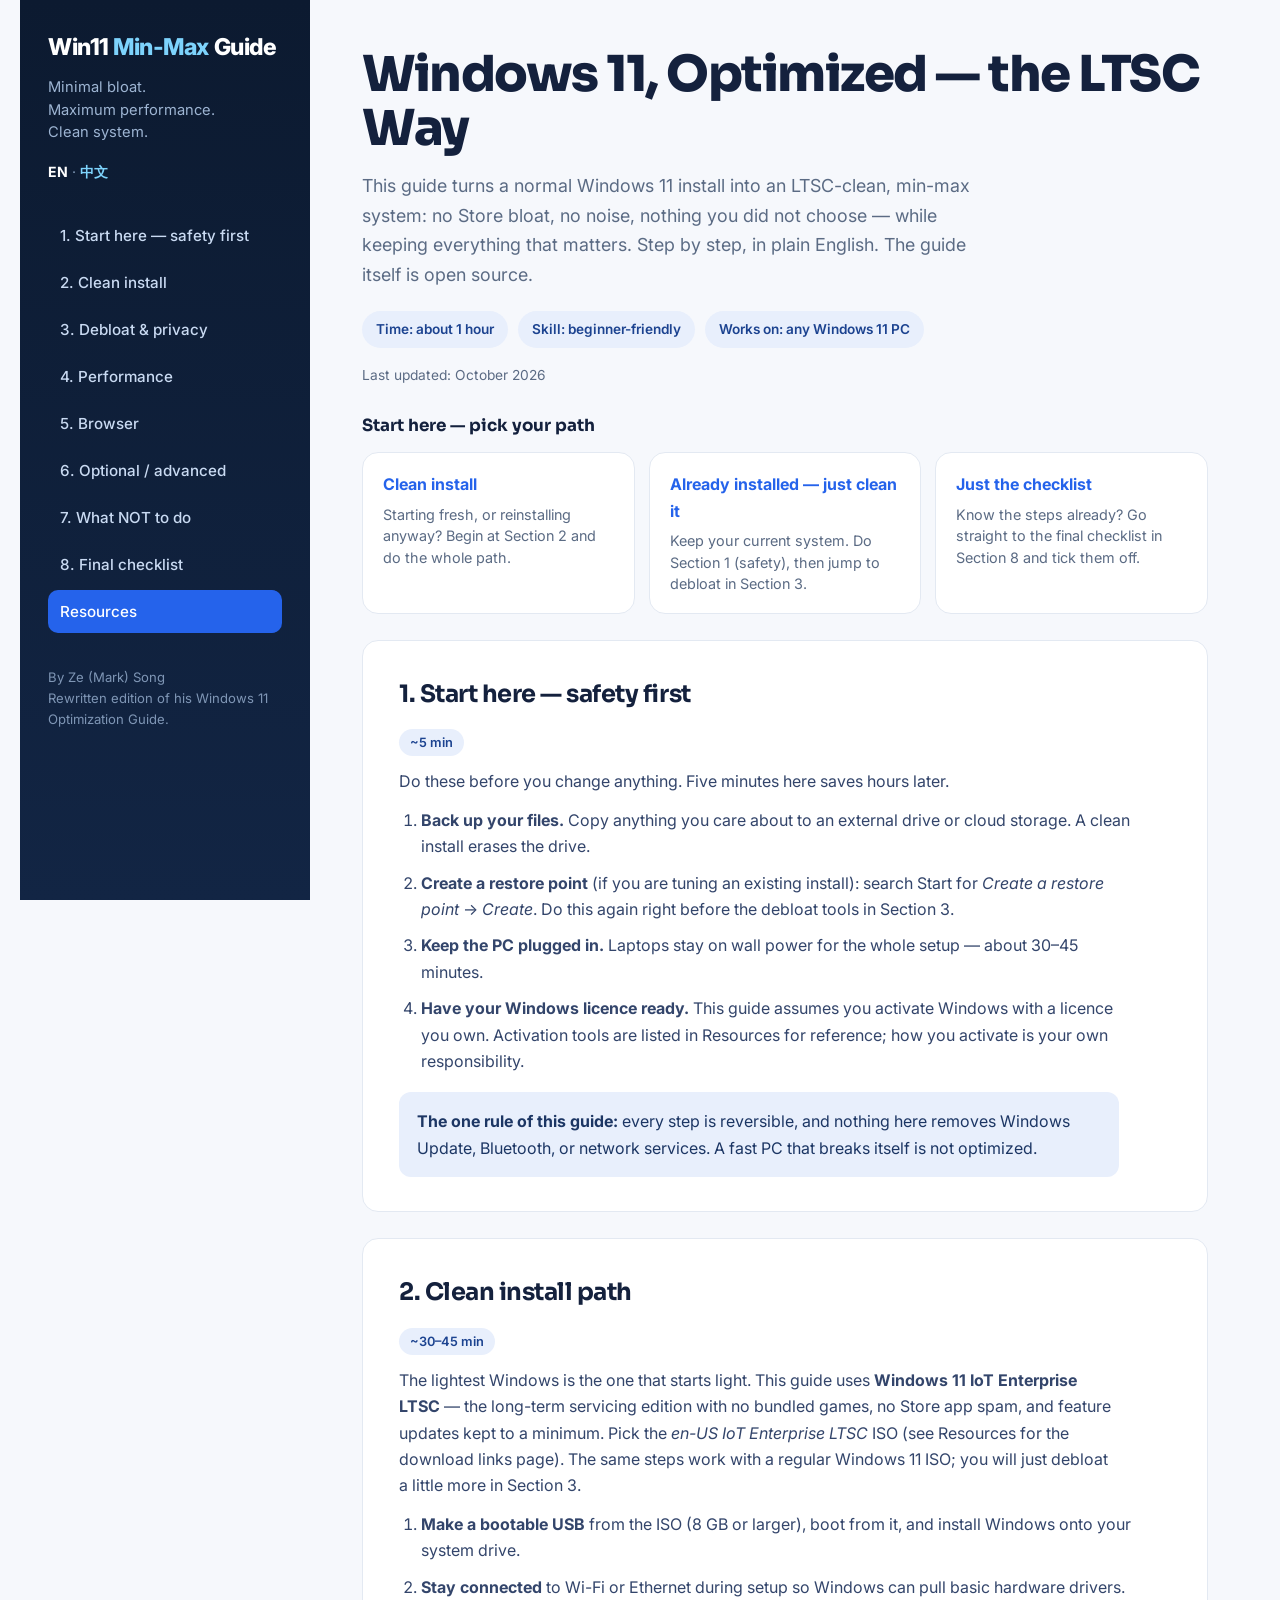
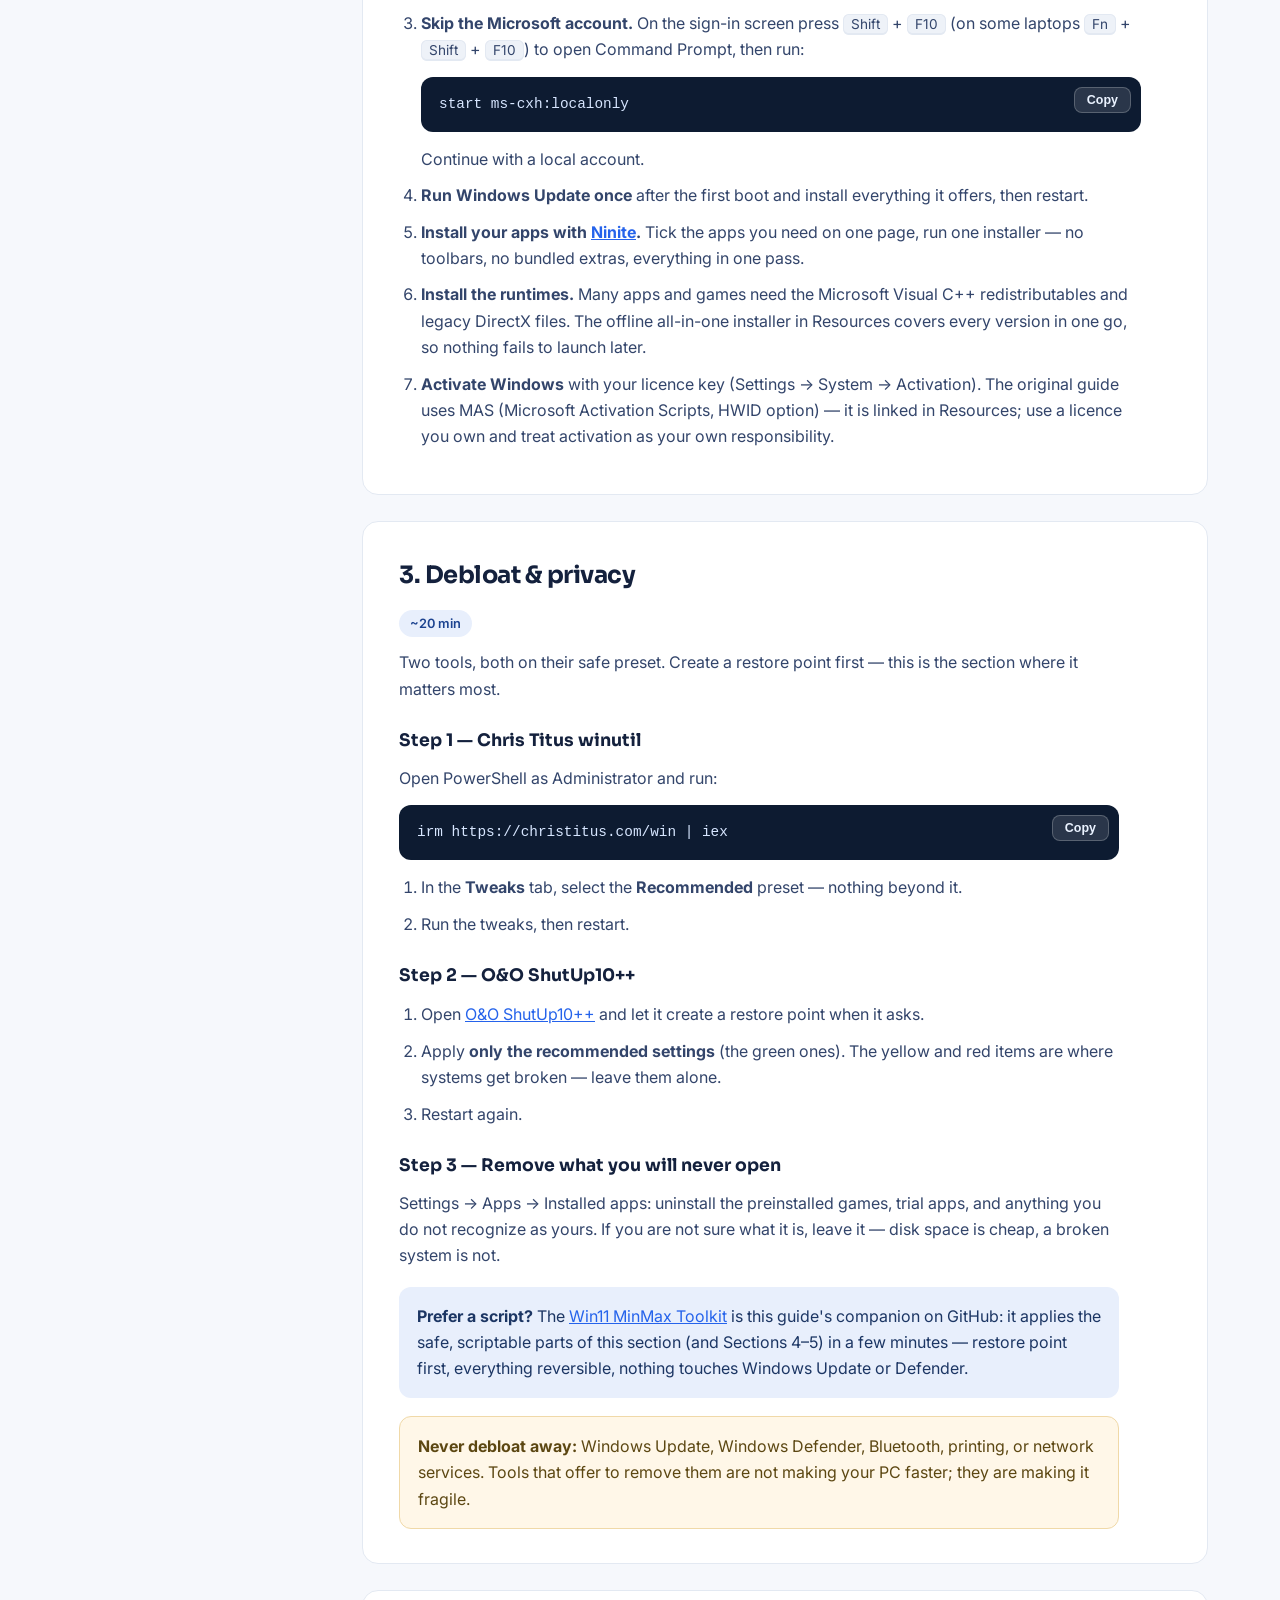
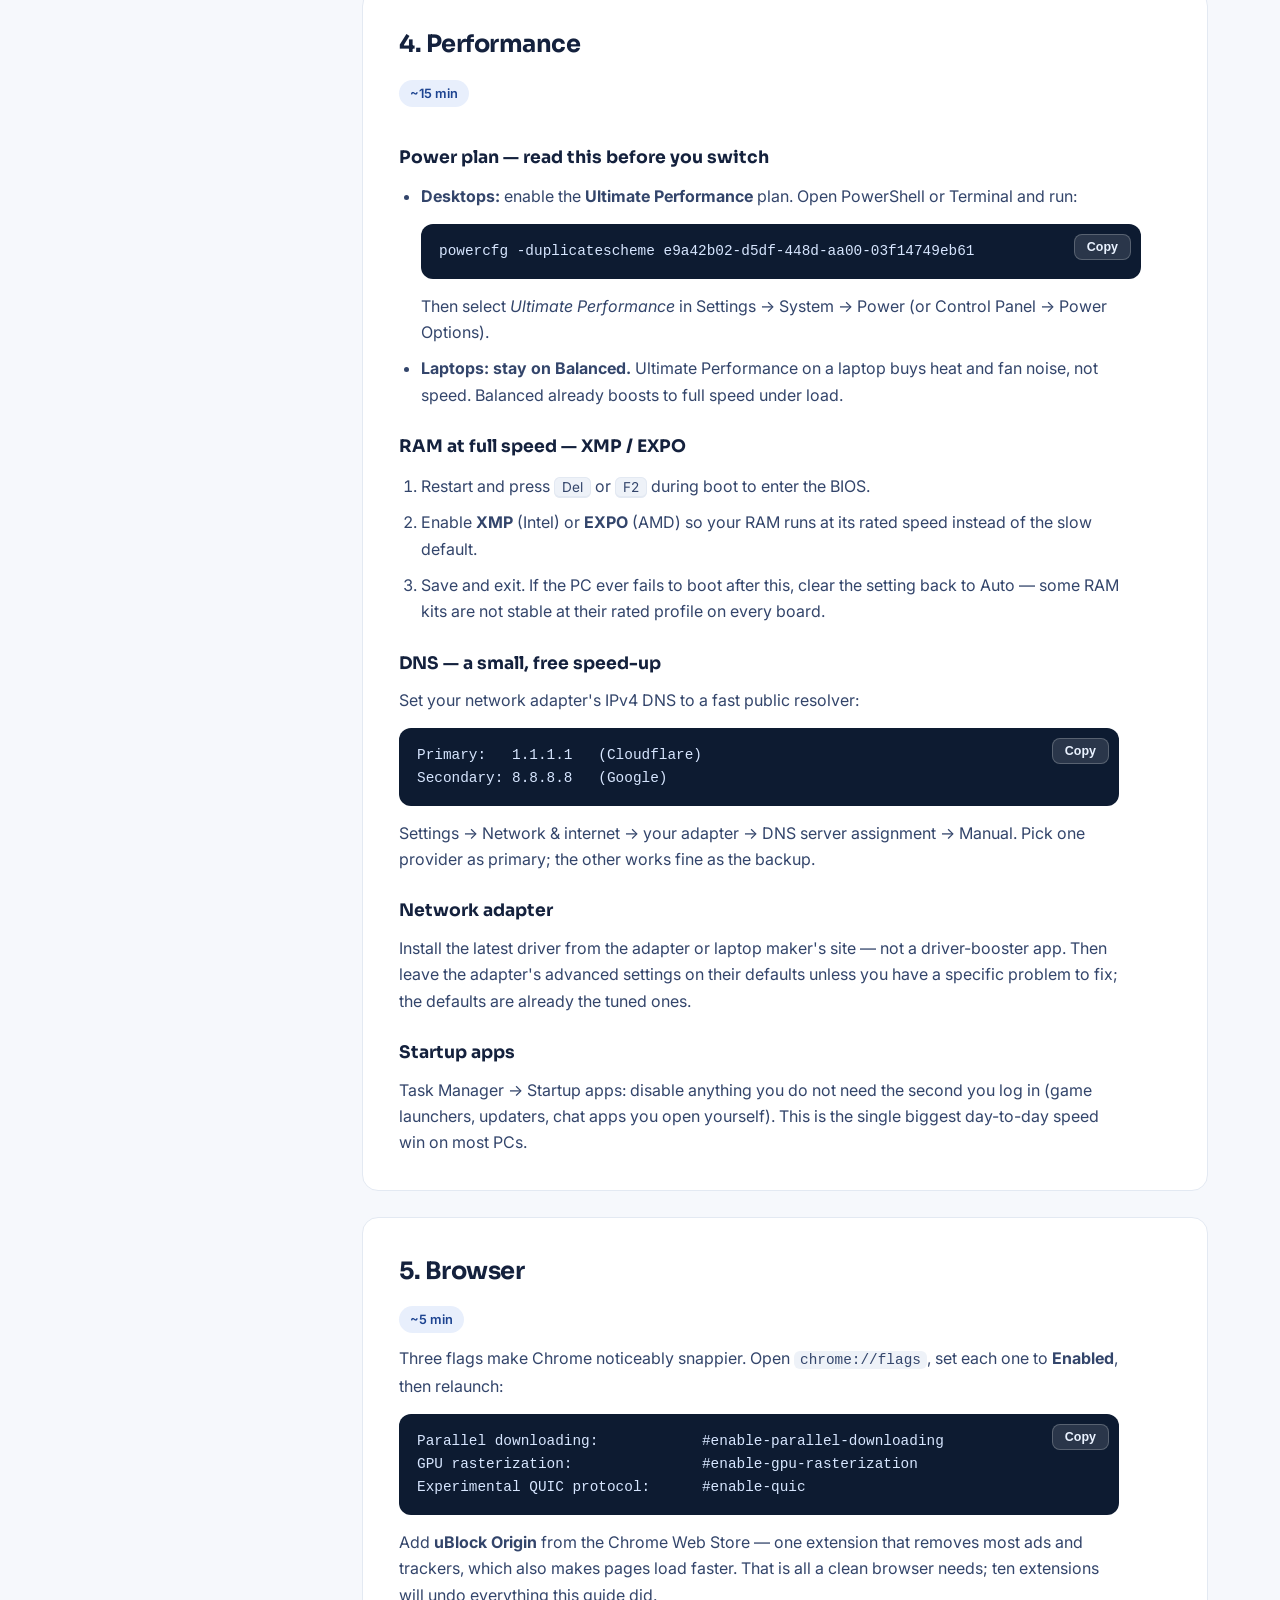
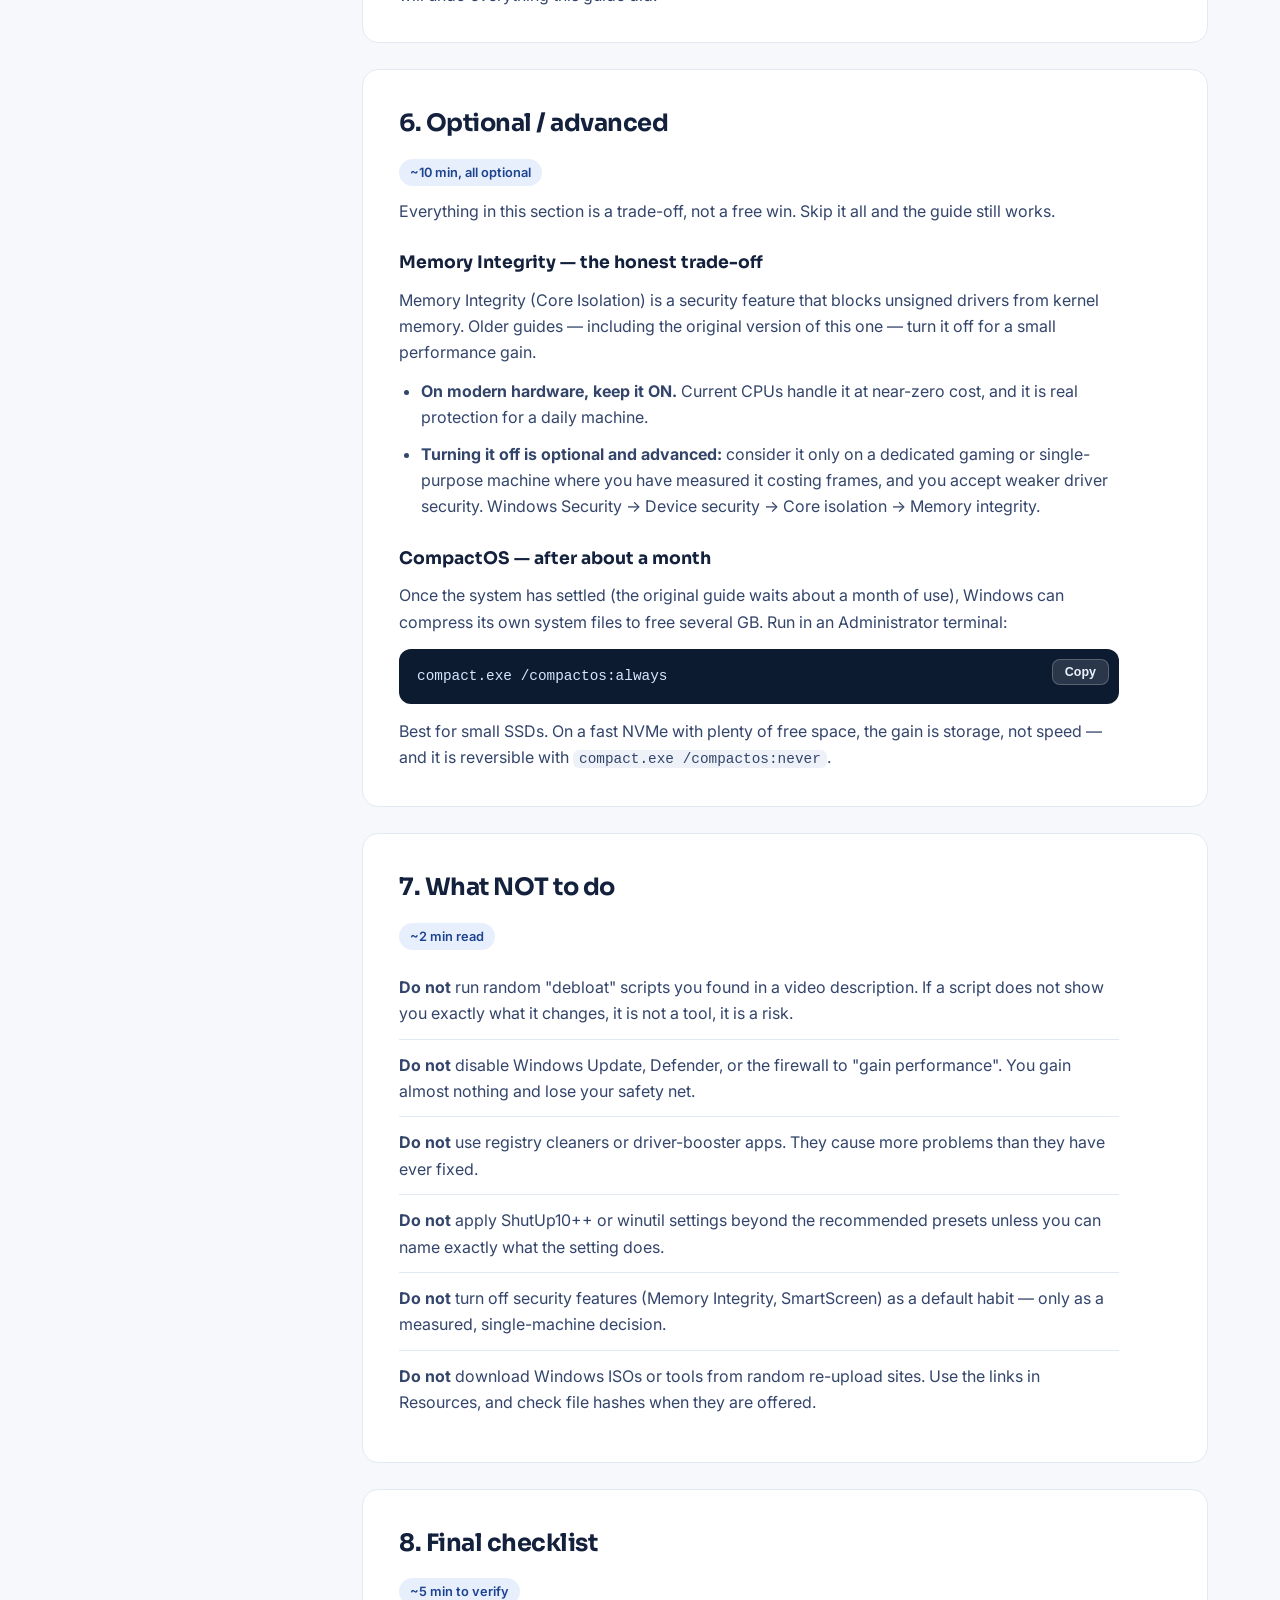
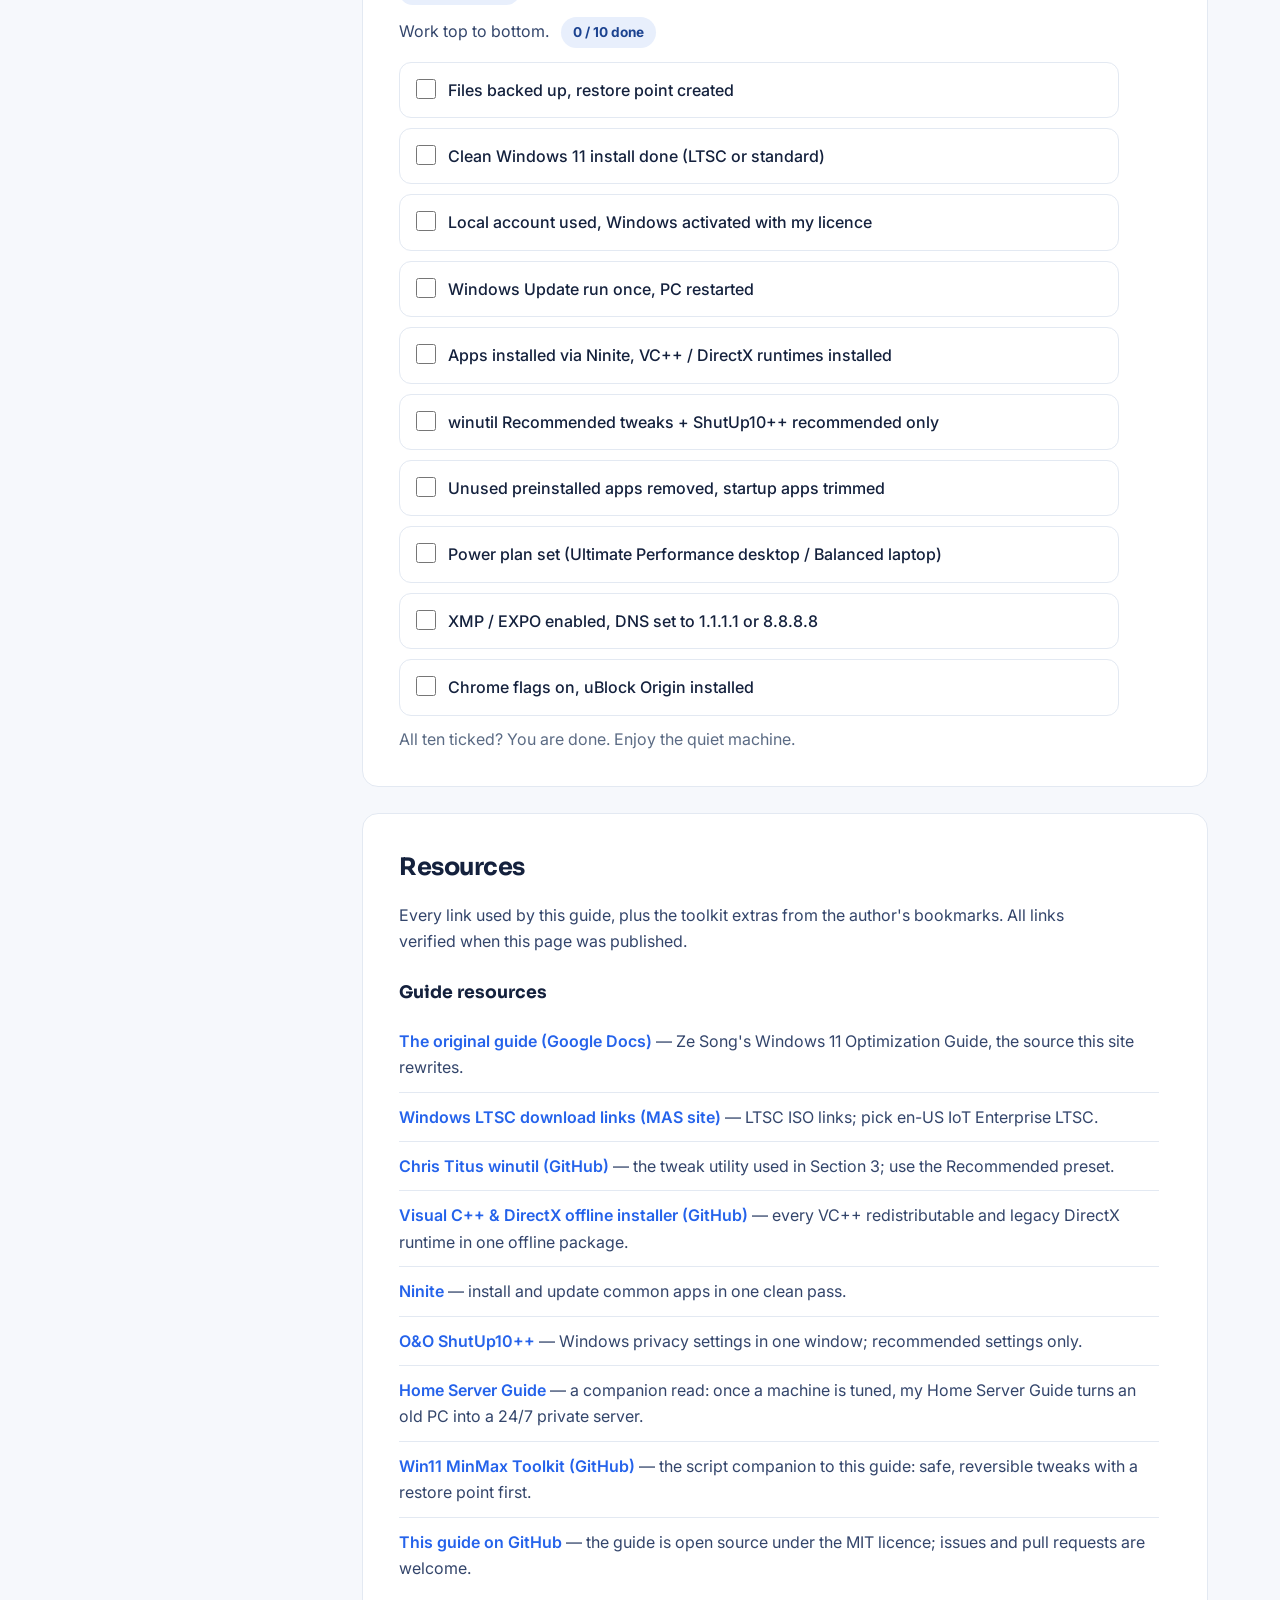
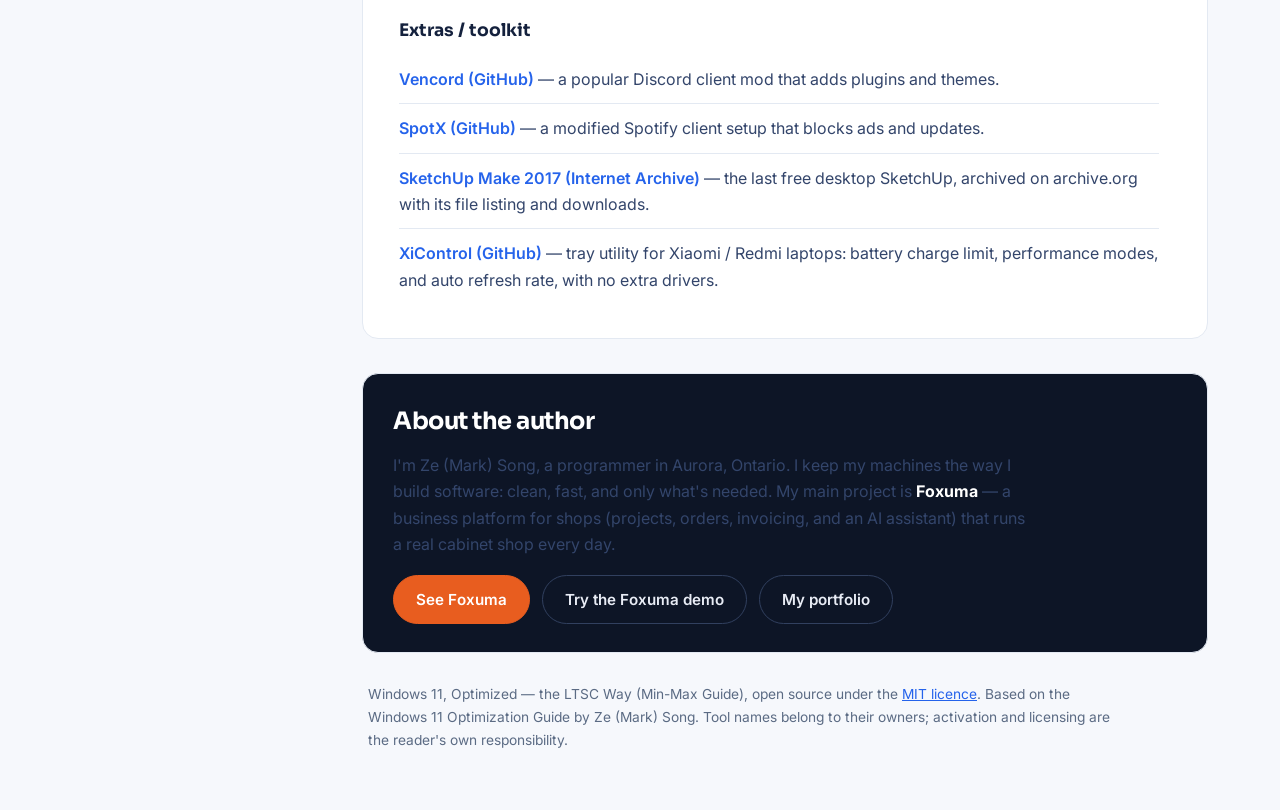
<file: index.html>
<!DOCTYPE html>
<html lang="en">
<head>
<meta charset="UTF-8">
<meta name="viewport" content="width=device-width, initial-scale=1.0">
<meta name="theme-color" content="#0d1526">
<title>Windows 11, Optimized — the LTSC Way | Min-Max Guide</title>
<link rel="preconnect" href="https://fonts.googleapis.com">
<link rel="preconnect" href="https://fonts.gstatic.com" crossorigin>
<link href="https://fonts.googleapis.com/css2?family=Inter:wght@400;600;700&family=Sora:wght@600;700;800&display=swap" rel="stylesheet">
<meta name="description" content="Windows 11, optimized the LTSC way: turn a normal Windows 11 install into an LTSC-clean, min-max system — no Store bloat, no noise. Clean install, debloat, privacy, power, browser, and a final checklist. Open source (MIT). By Ze (Mark) Song.">
<link rel="canonical" href="https://marksong0917.github.io/win11-optimization-guide/">
<link rel="alternate" hreflang="en" href="https://marksong0917.github.io/win11-optimization-guide/">
<link rel="alternate" hreflang="zh-CN" href="https://marksong0917.github.io/win11-optimization-guide/zh/">
<link rel="alternate" hreflang="x-default" href="https://marksong0917.github.io/win11-optimization-guide/">
<meta property="og:type" content="website">
<meta property="og:title" content="Windows 11, Optimized — the LTSC Way">
<meta property="og:description" content="Turn a normal Windows 11 install into an LTSC-clean, min-max system — no Store bloat, no noise. Step by step, open source.">
<meta property="og:url" content="https://marksong0917.github.io/win11-optimization-guide/">
<meta name="twitter:title" content="Windows 11, Optimized — the LTSC Way">
<meta name="twitter:description" content="Turn a normal Windows 11 install into an LTSC-clean, min-max system — no Store bloat, no noise. Step by step, open source.">
<meta name="twitter:image" content="https://marksong0917.github.io/og.png">
<meta name="twitter:card" content="summary">
<link rel="stylesheet" href="styles.css?v=3">
<link rel="icon" href="data:image/svg+xml,%3Csvg xmlns='http://www.w3.org/2000/svg' viewBox='0 0 64 64'%3E%3Crect width='64' height='64' rx='14' fill='%230f2040'/%3E%3Ctext x='32' y='43' font-family='Arial' font-size='26' font-weight='700' fill='%237dd3fc' text-anchor='middle'%3EW%3C/text%3E%3C/svg%3E">

<meta property="og:image" content="https://marksong0917.github.io/og.png">
<script type="application/ld+json">
{
  "@context": "https://schema.org",
  "@type": "Article",
  "name": "Windows 11, Optimized — the LTSC Way | Min-Max Guide",
  "description": "Windows 11, optimized the LTSC way: turn a normal Windows 11 install into an LTSC-clean, min-max system — no Store bloat, no noise. Clean install, debloat, privacy, power, browser, and a final checklist. Open source (MIT). By Ze (Mark) Song.",
  "url": "https://marksong0917.github.io/win11-optimization-guide/",
  "inLanguage": "en",
  "author": {
    "@type": "Person",
    "name": "Ze (Mark) Song",
    "url": "https://marksong0917.github.io/"
  }
}
</script>
</head>
<body>
<div class="scroll-progress" aria-hidden="true"></div>

<div class="layout">

  <aside class="sidebar">
    <a class="logo" href="#top">Win11 <span>Min-Max</span> Guide</a>
    <p class="logo-sub">Minimal bloat.<br>Maximum performance.<br>Clean system.</p>
    <p class="lang-switch"><strong>EN</strong> · <a href="./zh/" hreflang="zh-CN">中文</a></p>
    <nav class="side-nav" aria-label="Sections">
      <a href="#start">1. Start here — safety first</a>
      <a href="#install">2. Clean install</a>
      <a href="#debloat">3. Debloat &amp; privacy</a>
      <a href="#performance">4. Performance</a>
      <a href="#browser">5. Browser</a>
      <a href="#advanced">6. Optional / advanced</a>
      <a href="#warnings">7. What NOT to do</a>
      <a href="#checklist">8. Final checklist</a>
      <a href="#resources">Resources</a>
    </nav>
    <p class="side-foot">By Ze (Mark) Song<br>Rewritten edition of his Windows 11 Optimization Guide.</p>
  </aside>

  <main class="content" id="top">

    <header class="hero">
      <h1>Windows 11, Optimized — the LTSC Way</h1>
      <p class="hero-tag">This guide turns a normal Windows 11 install into an LTSC-clean, min-max system: no Store bloat, no noise, nothing you did not choose — while keeping everything that matters. Step by step, in plain English. The guide itself is open source.</p>
      <div class="hero-meta">
        <span>Time: about 1 hour</span>
        <span>Skill: beginner-friendly</span>
        <span>Works on: any Windows 11 PC</span>
      </div>
      <p class="updated">Last updated: October 2026</p>
    </header>

    <div class="quickpaths" aria-label="Start here">
      <p class="qp-title">Start here — pick your path</p>
      <div class="qp-grid">
        <a class="qp-card" href="#install"><strong>Clean install</strong><span>Starting fresh, or reinstalling anyway? Begin at Section 2 and do the whole path.</span></a>
        <a class="qp-card" href="#debloat"><strong>Already installed — just clean it</strong><span>Keep your current system. Do Section 1 (safety), then jump to debloat in Section 3.</span></a>
        <a class="qp-card" href="#checklist"><strong>Just the checklist</strong><span>Know the steps already? Go straight to the final checklist in Section 8 and tick them off.</span></a>
      </div>
    </div>

    <section id="start">
      <h2>1. Start here — safety first</h2>
      <p class="time-est">~5 min</p>
      <p>Do these before you change anything. Five minutes here saves hours later.</p>
      <ol class="steps">
        <li><strong>Back up your files.</strong> Copy anything you care about to an external drive or cloud storage. A clean install erases the drive.</li>
        <li><strong>Create a restore point</strong> (if you are tuning an existing install): search Start for <em>Create a restore point</em> → <em>Create</em>. Do this again right before the debloat tools in Section 3.</li>
        <li><strong>Keep the PC plugged in.</strong> Laptops stay on wall power for the whole setup — about 30–45 minutes.</li>
        <li><strong>Have your Windows licence ready.</strong> This guide assumes you activate Windows with a licence you own. Activation tools are listed in Resources for reference; how you activate is your own responsibility.</li>
      </ol>
      <div class="note"><strong>The one rule of this guide:</strong> every step is reversible, and nothing here removes Windows Update, Bluetooth, or network services. A fast PC that breaks itself is not optimized.</div>
    </section>

    <section id="install">
      <h2>2. Clean install path</h2>
      <p class="time-est">~30–45 min</p>
      <p>The lightest Windows is the one that starts light. This guide uses <strong>Windows 11 IoT Enterprise LTSC</strong> — the long-term servicing edition with no bundled games, no Store app spam, and feature updates kept to a minimum. Pick the <em>en-US IoT Enterprise LTSC</em> ISO (see Resources for the download links page). The same steps work with a regular Windows 11 ISO; you will just debloat a little more in Section 3.</p>
      <ol class="steps">
        <li><strong>Make a bootable USB</strong> from the ISO (8&nbsp;GB or larger), boot from it, and install Windows onto your system drive.</li>
        <li><strong>Stay connected</strong> to Wi-Fi or Ethernet during setup so Windows can pull basic hardware drivers.</li>
        <li><strong>Skip the Microsoft account.</strong> On the sign-in screen press <kbd>Shift</kbd> + <kbd>F10</kbd> (on some laptops <kbd>Fn</kbd> + <kbd>Shift</kbd> + <kbd>F10</kbd>) to open Command Prompt, then run:
          <div class="code"><button class="copy" type="button">Copy</button><pre><code>start ms-cxh:localonly</code></pre></div>
          Continue with a local account.</li>
        <li><strong>Run Windows Update once</strong> after the first boot and install everything it offers, then restart.</li>
        <li><strong>Install your apps with <a href="https://ninite.com" target="_blank" rel="noopener">Ninite</a>.</strong> Tick the apps you need on one page, run one installer — no toolbars, no bundled extras, everything in one pass.</li>
        <li><strong>Install the runtimes.</strong> Many apps and games need the Microsoft Visual C++ redistributables and legacy DirectX files. The offline all-in-one installer in Resources covers every version in one go, so nothing fails to launch later.</li>
        <li><strong>Activate Windows</strong> with your licence key (Settings → System → Activation). The original guide uses MAS (Microsoft Activation Scripts, HWID option) — it is linked in Resources; use a licence you own and treat activation as your own responsibility.</li>
      </ol>
    </section>

    <section id="debloat">
      <h2>3. Debloat &amp; privacy</h2>
      <p class="time-est">~20 min</p>
      <p>Two tools, both on their safe preset. Create a restore point first — this is the section where it matters most.</p>
      <h3>Step 1 — Chris Titus winutil</h3>
      <p>Open PowerShell as Administrator and run:</p>
      <div class="code"><button class="copy" type="button">Copy</button><pre><code>irm https://christitus.com/win | iex</code></pre></div>
      <ol class="steps">
        <li>In the <strong>Tweaks</strong> tab, select the <strong>Recommended</strong> preset — nothing beyond it.</li>
        <li>Run the tweaks, then restart.</li>
      </ol>
      <h3>Step 2 — O&amp;O ShutUp10++</h3>
      <ol class="steps">
        <li>Open <a href="https://www.oo-software.com/en/shutup10" target="_blank" rel="noopener">O&amp;O ShutUp10++</a> and let it create a restore point when it asks.</li>
        <li>Apply <strong>only the recommended settings</strong> (the green ones). The yellow and red items are where systems get broken — leave them alone.</li>
        <li>Restart again.</li>
      </ol>
      <h3>Step 3 — Remove what you will never open</h3>
      <p>Settings → Apps → Installed apps: uninstall the preinstalled games, trial apps, and anything you do not recognize as yours. If you are not sure what it is, leave it — disk space is cheap, a broken system is not.</p>
      <div class="note"><strong>Prefer a script?</strong> The <a href="https://github.com/marksong0917/win11-minmax-toolkit" target="_blank" rel="noopener">Win11 MinMax Toolkit</a> is this guide's companion on GitHub: it applies the safe, scriptable parts of this section (and Sections 4–5) in a few minutes — restore point first, everything reversible, nothing touches Windows Update or Defender.</div>
      <div class="note warn"><strong>Never debloat away:</strong> Windows Update, Windows Defender, Bluetooth, printing, or network services. Tools that offer to remove them are not making your PC faster; they are making it fragile.</div>
    </section>

    <section id="performance">
      <h2>4. Performance</h2>
      <p class="time-est">~15 min</p>
      <h3>Power plan — read this before you switch</h3>
      <ul class="steps">
        <li><strong>Desktops:</strong> enable the <strong>Ultimate Performance</strong> plan. Open PowerShell or Terminal and run:
          <div class="code"><button class="copy" type="button">Copy</button><pre><code>powercfg -duplicatescheme e9a42b02-d5df-448d-aa00-03f14749eb61</code></pre></div>
          Then select <em>Ultimate Performance</em> in Settings → System → Power (or Control Panel → Power Options).</li>
        <li><strong>Laptops: stay on Balanced.</strong> Ultimate Performance on a laptop buys heat and fan noise, not speed. Balanced already boosts to full speed under load.</li>
      </ul>
      <h3>RAM at full speed — XMP / EXPO</h3>
      <ol class="steps">
        <li>Restart and press <kbd>Del</kbd> or <kbd>F2</kbd> during boot to enter the BIOS.</li>
        <li>Enable <strong>XMP</strong> (Intel) or <strong>EXPO</strong> (AMD) so your RAM runs at its rated speed instead of the slow default.</li>
        <li>Save and exit. If the PC ever fails to boot after this, clear the setting back to Auto — some RAM kits are not stable at their rated profile on every board.</li>
      </ol>
      <h3>DNS — a small, free speed-up</h3>
      <p>Set your network adapter's IPv4 DNS to a fast public resolver:</p>
      <div class="code"><button class="copy" type="button">Copy</button><pre><code>Primary:   1.1.1.1   (Cloudflare)
Secondary: 8.8.8.8   (Google)</code></pre></div>
      <p>Settings → Network &amp; internet → your adapter → DNS server assignment → Manual. Pick one provider as primary; the other works fine as the backup.</p>
      <h3>Network adapter</h3>
      <p>Install the latest driver from the adapter or laptop maker's site — not a driver-booster app. Then leave the adapter's advanced settings on their defaults unless you have a specific problem to fix; the defaults are already the tuned ones.</p>
      <h3>Startup apps</h3>
      <p>Task Manager → Startup apps: disable anything you do not need the second you log in (game launchers, updaters, chat apps you open yourself). This is the single biggest day-to-day speed win on most PCs.</p>
    </section>

    <section id="browser">
      <h2>5. Browser</h2>
      <p class="time-est">~5 min</p>
      <p>Three flags make Chrome noticeably snappier. Open <code>chrome://flags</code>, set each one to <strong>Enabled</strong>, then relaunch:</p>
      <div class="code"><button class="copy" type="button">Copy</button><pre><code>Parallel downloading:            #enable-parallel-downloading
GPU rasterization:               #enable-gpu-rasterization
Experimental QUIC protocol:      #enable-quic</code></pre></div>
      <p>Add <strong>uBlock Origin</strong> from the Chrome Web Store — one extension that removes most ads and trackers, which also makes pages load faster. That is all a clean browser needs; ten extensions will undo everything this guide did.</p>
    </section>

    <section id="advanced">
      <h2>6. Optional / advanced</h2>
      <p class="time-est">~10 min, all optional</p>
      <p>Everything in this section is a trade-off, not a free win. Skip it all and the guide still works.</p>
      <h3>Memory Integrity — the honest trade-off</h3>
      <p>Memory Integrity (Core Isolation) is a security feature that blocks unsigned drivers from kernel memory. Older guides — including the original version of this one — turn it off for a small performance gain.</p>
      <ul class="steps">
        <li><strong>On modern hardware, keep it ON.</strong> Current CPUs handle it at near-zero cost, and it is real protection for a daily machine.</li>
        <li><strong>Turning it off is optional and advanced:</strong> consider it only on a dedicated gaming or single-purpose machine where you have measured it costing frames, and you accept weaker driver security. Windows Security → Device security → Core isolation → Memory integrity.</li>
      </ul>
      <h3>CompactOS — after about a month</h3>
      <p>Once the system has settled (the original guide waits about a month of use), Windows can compress its own system files to free several GB. Run in an Administrator terminal:</p>
      <div class="code"><button class="copy" type="button">Copy</button><pre><code>compact.exe /compactos:always</code></pre></div>
      <p>Best for small SSDs. On a fast NVMe with plenty of free space, the gain is storage, not speed — and it is reversible with <code>compact.exe /compactos:never</code>.</p>
    </section>

    <section id="warnings">
      <h2>7. What NOT to do</h2>
      <p class="time-est">~2 min read</p>
      <ul class="donts">
        <li><strong>Do not</strong> run random "debloat" scripts you found in a video description. If a script does not show you exactly what it changes, it is not a tool, it is a risk.</li>
        <li><strong>Do not</strong> disable Windows Update, Defender, or the firewall to "gain performance". You gain almost nothing and lose your safety net.</li>
        <li><strong>Do not</strong> use registry cleaners or driver-booster apps. They cause more problems than they have ever fixed.</li>
        <li><strong>Do not</strong> apply ShutUp10++ or winutil settings beyond the recommended presets unless you can name exactly what the setting does.</li>
        <li><strong>Do not</strong> turn off security features (Memory Integrity, SmartScreen) as a default habit — only as a measured, single-machine decision.</li>
        <li><strong>Do not</strong> download Windows ISOs or tools from random re-upload sites. Use the links in Resources, and check file hashes when they are offered.</li>
      </ul>
    </section>

    <section id="checklist">
      <h2>8. Final checklist</h2>
      <p class="time-est">~5 min to verify</p>
      <p>Work top to bottom. <span id="progress" class="progress">0 / 10 done</span></p>
      <ul class="checklist">
        <li><label><input type="checkbox" data-k="c1"> Files backed up, restore point created</label></li>
        <li><label><input type="checkbox" data-k="c2"> Clean Windows 11 install done (LTSC or standard)</label></li>
        <li><label><input type="checkbox" data-k="c3"> Local account used, Windows activated with my licence</label></li>
        <li><label><input type="checkbox" data-k="c4"> Windows Update run once, PC restarted</label></li>
        <li><label><input type="checkbox" data-k="c5"> Apps installed via Ninite, VC++ / DirectX runtimes installed</label></li>
        <li><label><input type="checkbox" data-k="c6"> winutil Recommended tweaks + ShutUp10++ recommended only</label></li>
        <li><label><input type="checkbox" data-k="c7"> Unused preinstalled apps removed, startup apps trimmed</label></li>
        <li><label><input type="checkbox" data-k="c8"> Power plan set (Ultimate Performance desktop / Balanced laptop)</label></li>
        <li><label><input type="checkbox" data-k="c9"> XMP / EXPO enabled, DNS set to 1.1.1.1 or 8.8.8.8</label></li>
        <li><label><input type="checkbox" data-k="c10"> Chrome flags on, uBlock Origin installed</label></li>
      </ul>
      <p class="done-note">All ten ticked? You are done. Enjoy the quiet machine.</p>
    </section>

    <section id="resources">
      <h2>Resources</h2>
      <p>Every link used by this guide, plus the toolkit extras from the author's bookmarks. All links verified when this page was published.</p>
      <h3>Guide resources</h3>
      <ul class="res">
        <li><a href="https://docs.google.com/document/d/1p6zvbcCgOn4RjkQbZk1r82lnwGYPswKA_uAJ_Y-cAmo/edit" target="_blank" rel="noopener">The original guide (Google Docs)</a> — Ze Song's Windows 11 Optimization Guide, the source this site rewrites.</li>
        <li><a href="https://massgrave.dev/windows_ltsc_links" target="_blank" rel="noopener">Windows LTSC download links (MAS site)</a> — LTSC ISO links; pick en-US IoT Enterprise LTSC.</li>
        <li><a href="https://github.com/ChrisTitusTech/winutil" target="_blank" rel="noopener">Chris Titus winutil (GitHub)</a> — the tweak utility used in Section 3; use the Recommended preset.</li>
        <li><a href="https://github.com/slyfox1186/msft-visual-c-and-directx-offline-installer" target="_blank" rel="noopener">Visual C++ &amp; DirectX offline installer (GitHub)</a> — every VC++ redistributable and legacy DirectX runtime in one offline package.</li>
        <li><a href="https://ninite.com" target="_blank" rel="noopener">Ninite</a> — install and update common apps in one clean pass.</li>
        <li><a href="https://www.oo-software.com/en/shutup10" target="_blank" rel="noopener">O&amp;O ShutUp10++</a> — Windows privacy settings in one window; recommended settings only.</li>
        <li><a href="https://marksong0917.github.io/home-server-guide/" target="_blank" rel="noopener">Home Server Guide</a> — a companion read: once a machine is tuned, my Home Server Guide turns an old PC into a 24/7 private server.</li>
        <li><a href="https://github.com/marksong0917/win11-minmax-toolkit" target="_blank" rel="noopener">Win11 MinMax Toolkit (GitHub)</a> — the script companion to this guide: safe, reversible tweaks with a restore point first.</li>
        <li><a href="https://github.com/marksong0917/win11-optimization-guide" target="_blank" rel="noopener">This guide on GitHub</a> — the guide is open source under the MIT licence; issues and pull requests are welcome.</li>
      </ul>
      <h3>Extras / toolkit</h3>
      <ul class="res">
        <li><a href="https://github.com/Vendicated/Vencord" target="_blank" rel="noopener">Vencord (GitHub)</a> — a popular Discord client mod that adds plugins and themes.</li>
        <li><a href="https://github.com/SpotX-Official/SpotX" target="_blank" rel="noopener">SpotX (GitHub)</a> — a modified Spotify client setup that blocks ads and updates.</li>
        <li><a href="https://archive.org/details/sketchup-make-2017" target="_blank" rel="noopener">SketchUp Make 2017 (Internet Archive)</a> — the last free desktop SketchUp, archived on archive.org with its file listing and downloads.</li>
        <li><a href="https://github.com/Oksion/XiControl" target="_blank" rel="noopener">XiControl (GitHub)</a> — tray utility for Xiaomi / Redmi laptops: battery charge limit, performance modes, and auto refresh rate, with no extra drivers.</li>
      </ul>
    </section>

    <section class="funnel">
      <h2>About the author</h2>
      <p>I'm Ze (Mark) Song, a programmer in Aurora, Ontario. I keep my machines the way I build software: clean, fast, and only what's needed. My main project is <strong>Foxuma</strong> — a business platform for shops (projects, orders, invoicing, and an AI assistant) that runs a real cabinet shop every day.</p>
      <p class="funnel-actions">
        <a class="funnel-btn primary" href="https://foxuma.com" target="_blank" rel="noopener">See Foxuma</a>
        <a class="funnel-btn" href="https://marksong0917.github.io/demo/" target="_blank" rel="noopener">Try the Foxuma demo</a>
        <a class="funnel-btn" href="https://marksong0917.github.io/" target="_blank" rel="noopener">My portfolio</a>
      </p>
    </section>

    <footer class="foot">
      <p>Windows 11, Optimized — the LTSC Way (Min-Max Guide), open source under the <a href="https://github.com/marksong0917/win11-optimization-guide/blob/main/LICENSE" target="_blank" rel="noopener">MIT licence</a>. Based on the Windows 11 Optimization Guide by Ze (Mark) Song. Tool names belong to their owners; activation and licensing are the reader's own responsibility.</p>
    </footer>

  </main>
</div>

<button type="button" class="to-top" id="toTop" aria-label="Back to top">&uarr;</button>

<script src="script.js?v=2"></script>
</body>
</html>
</file>
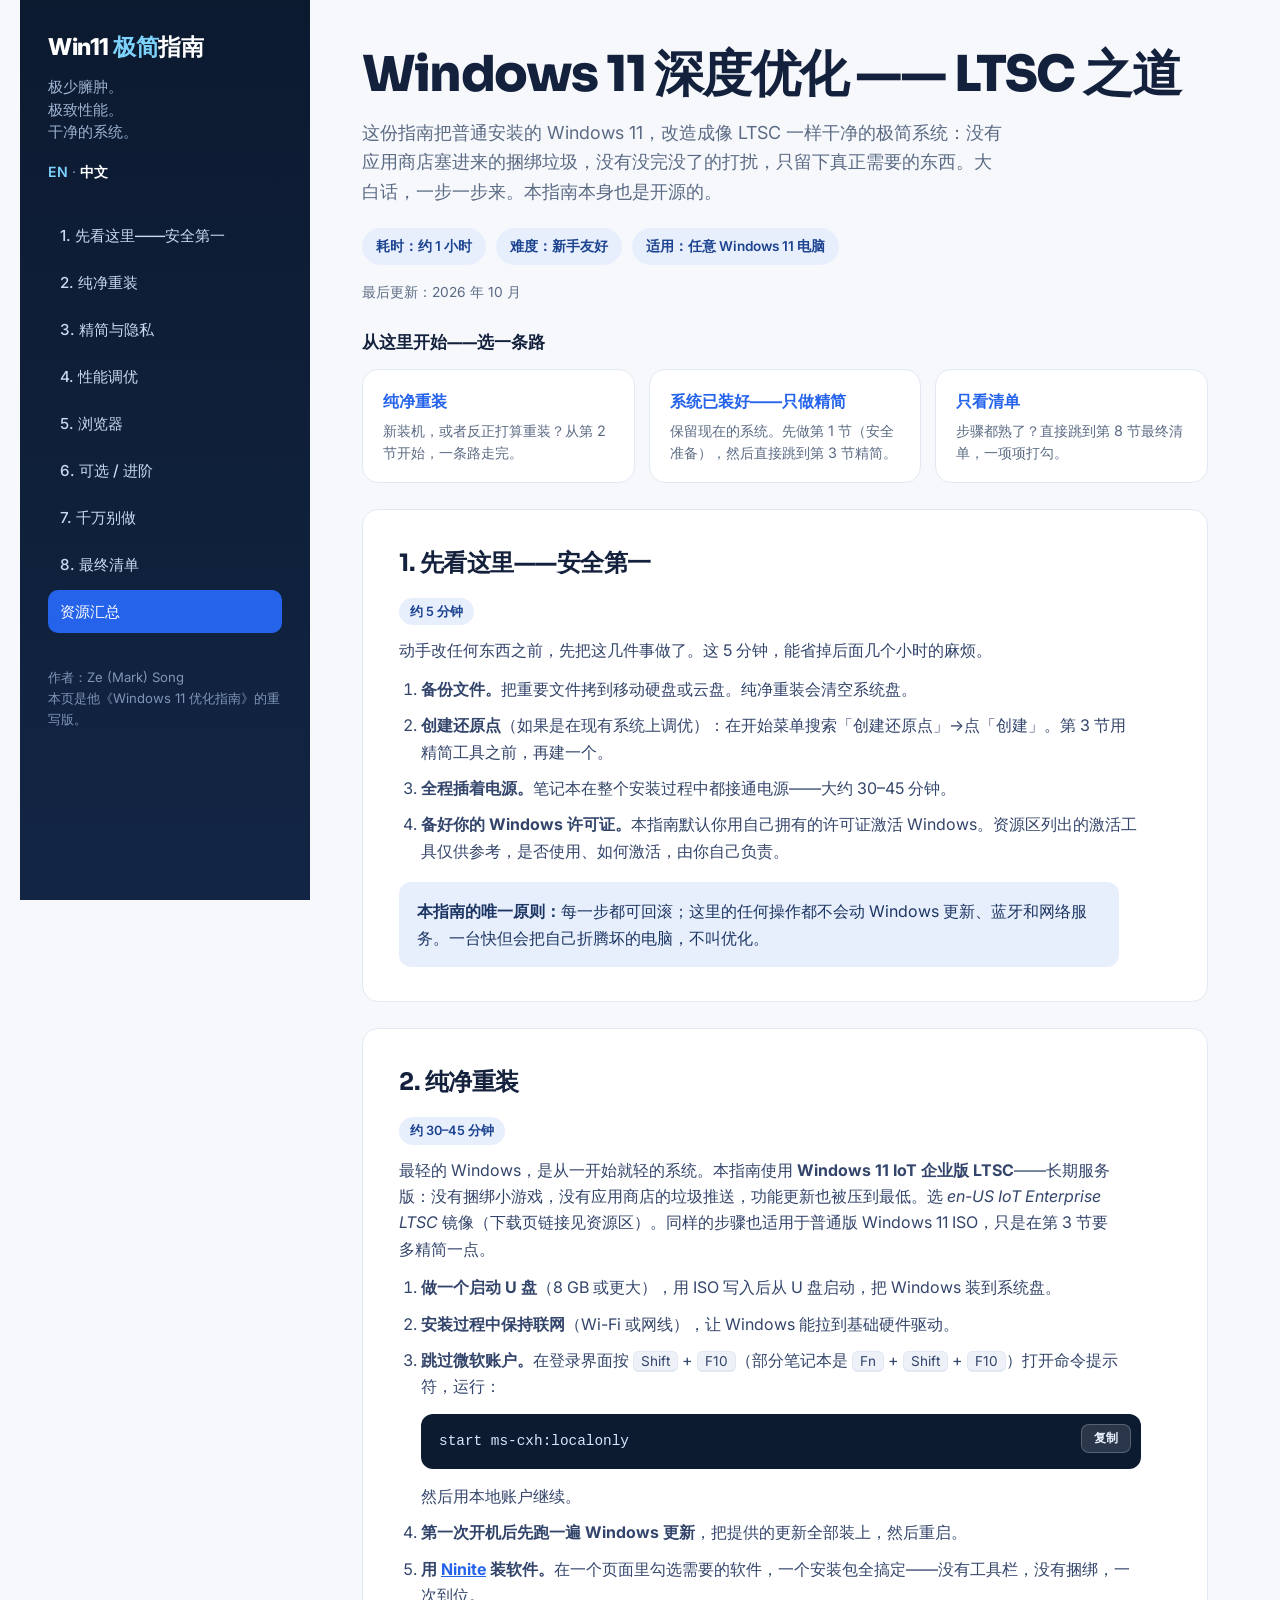
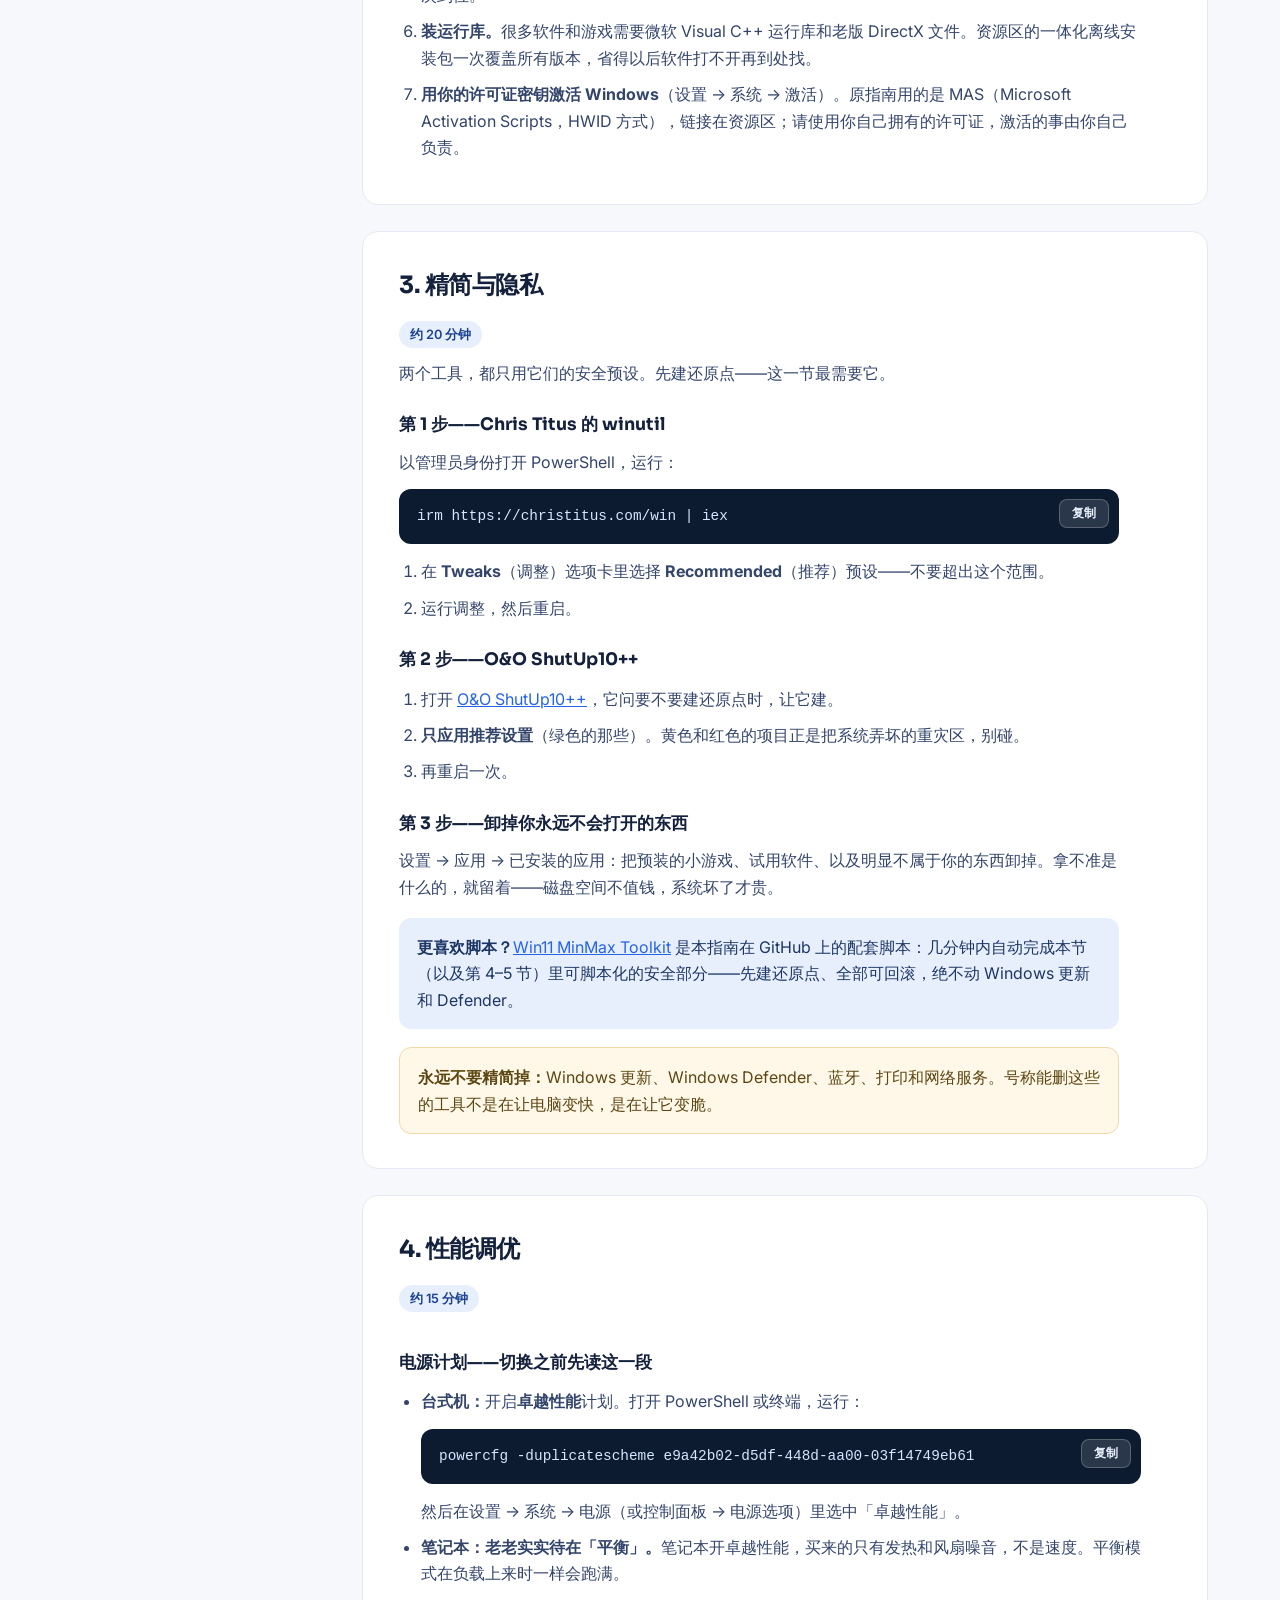
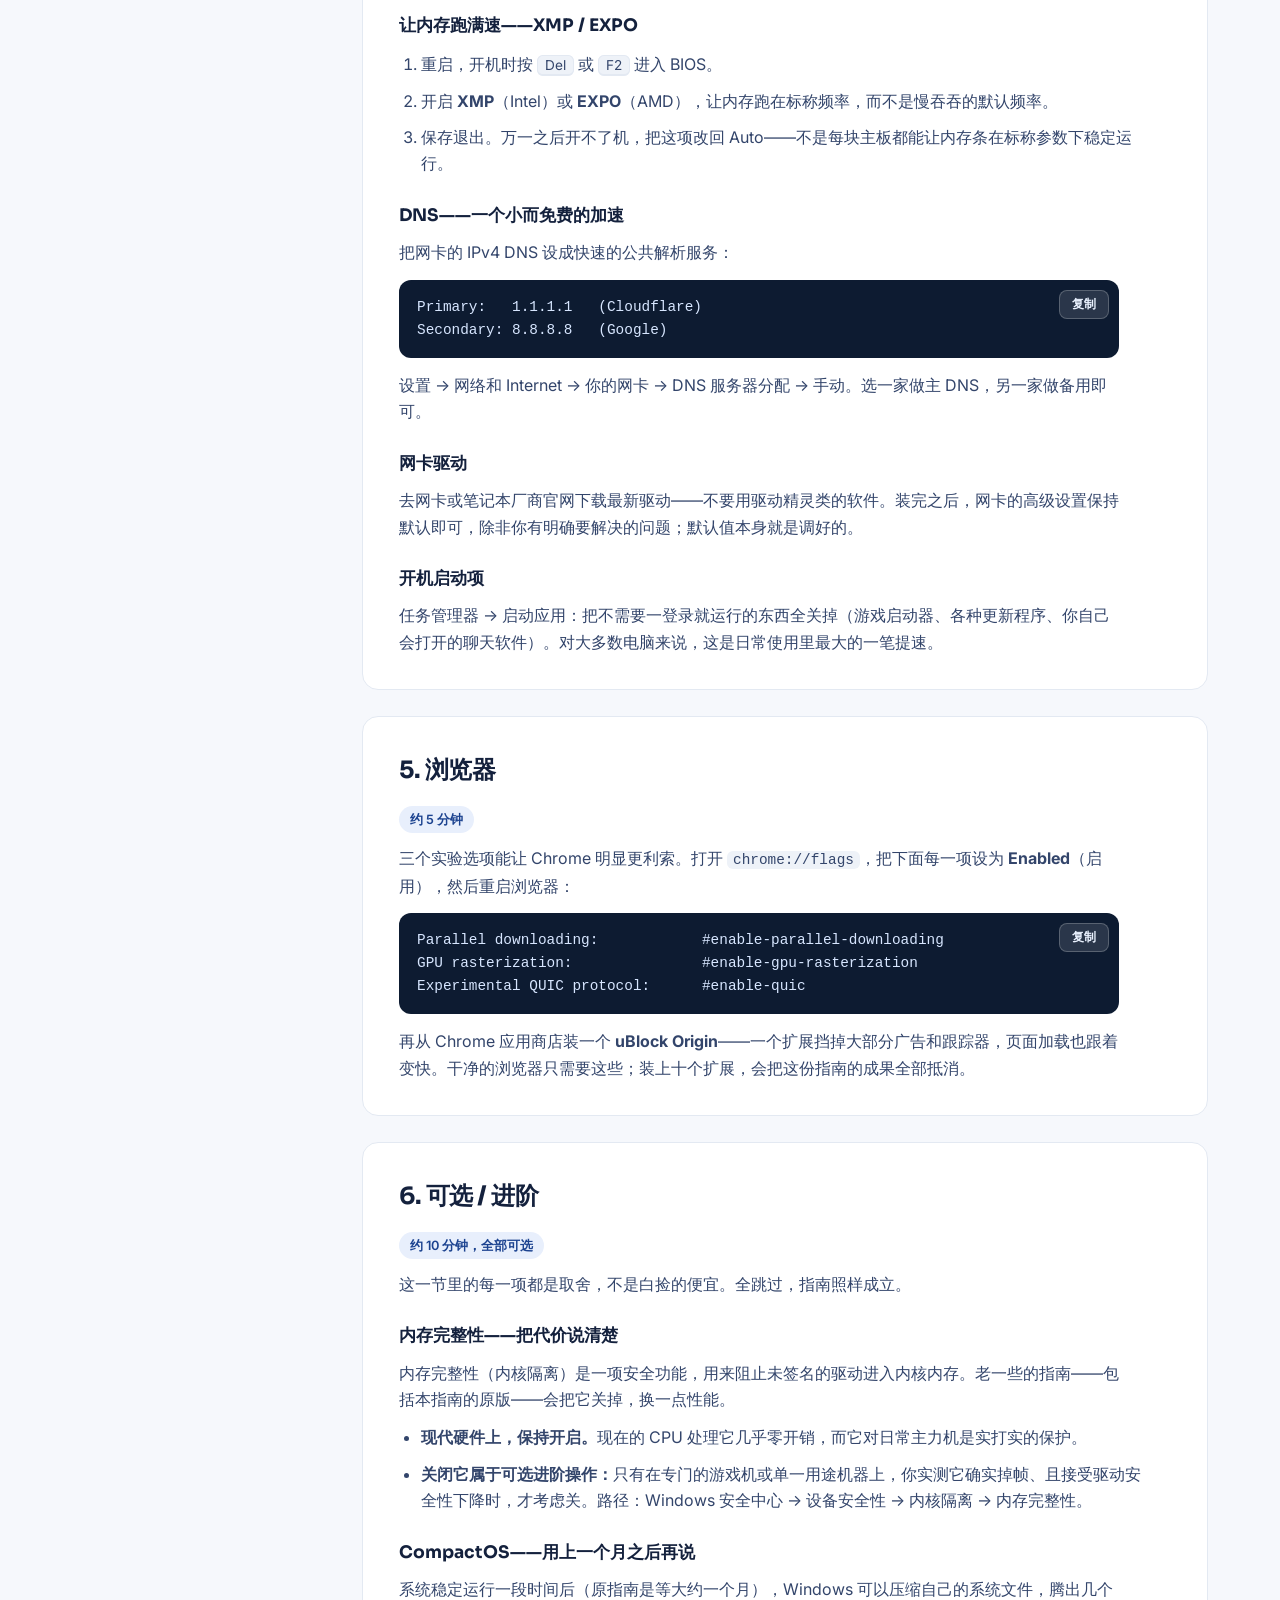
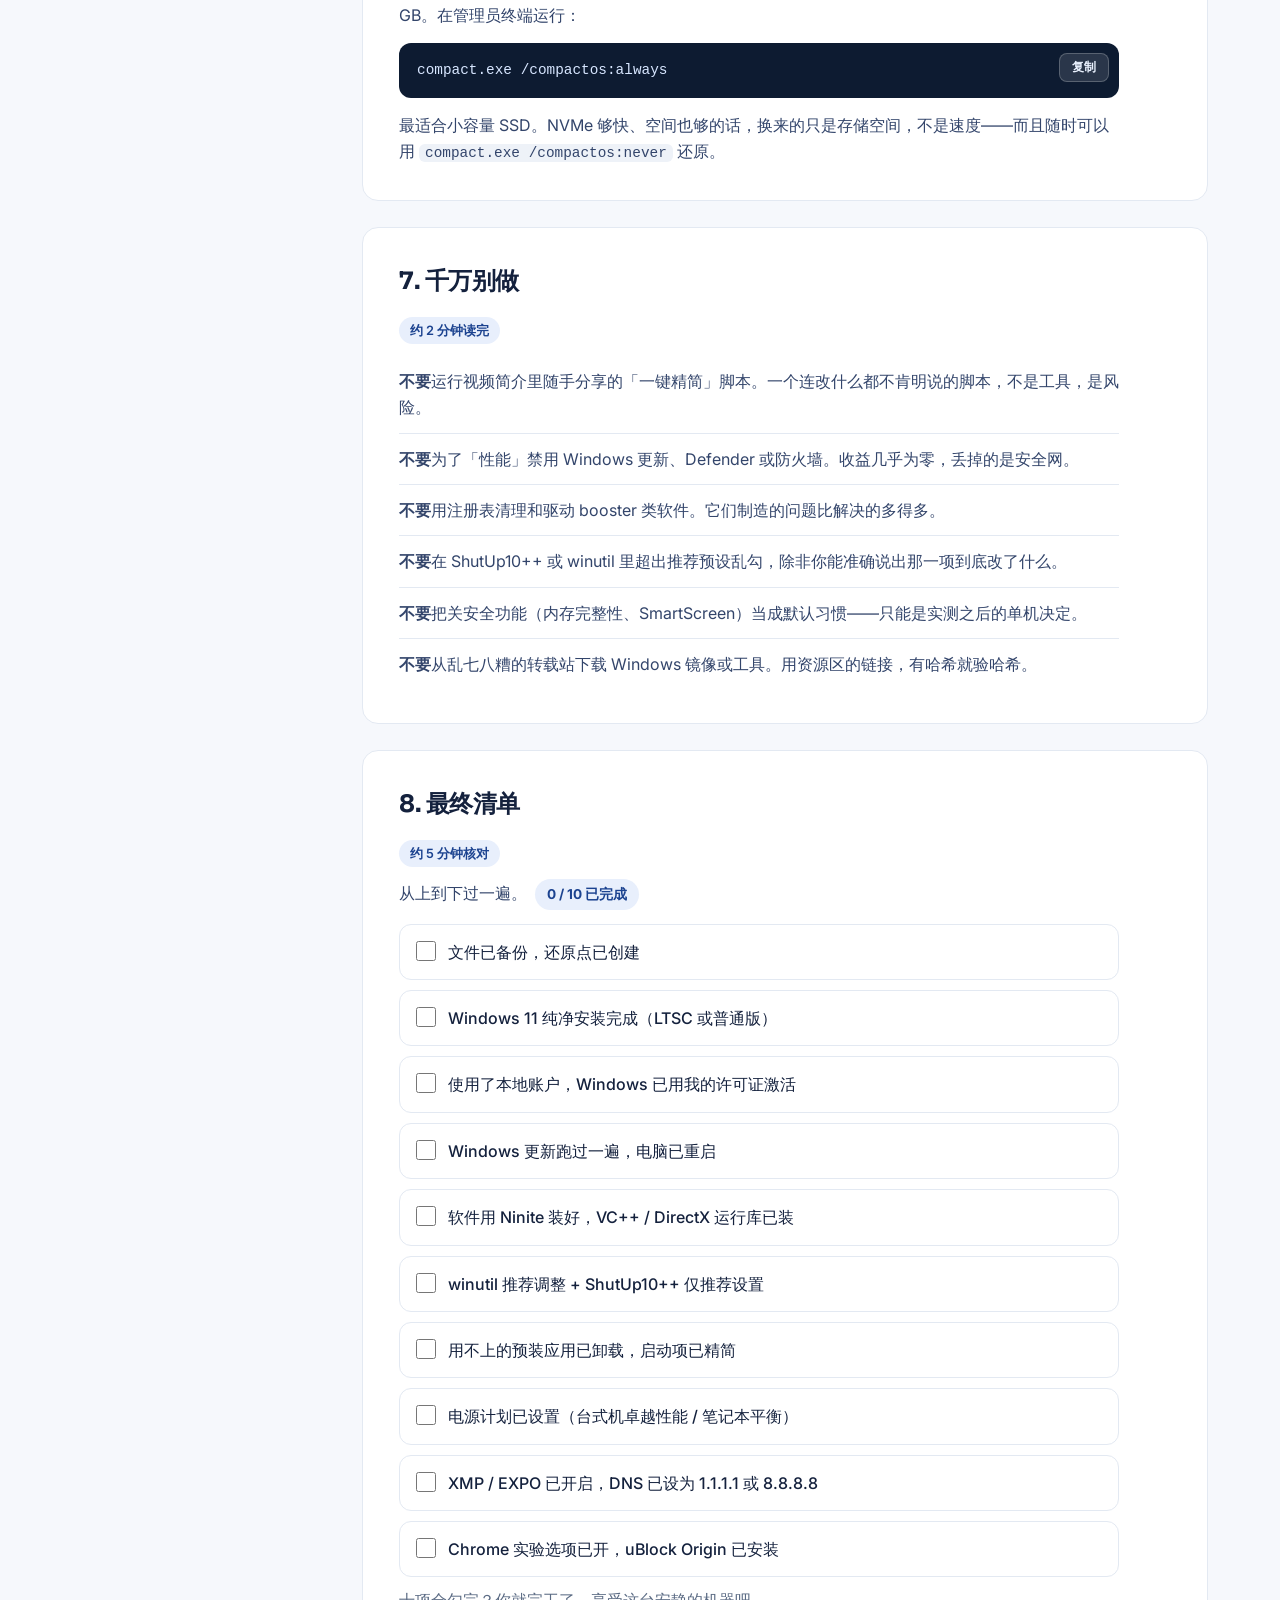
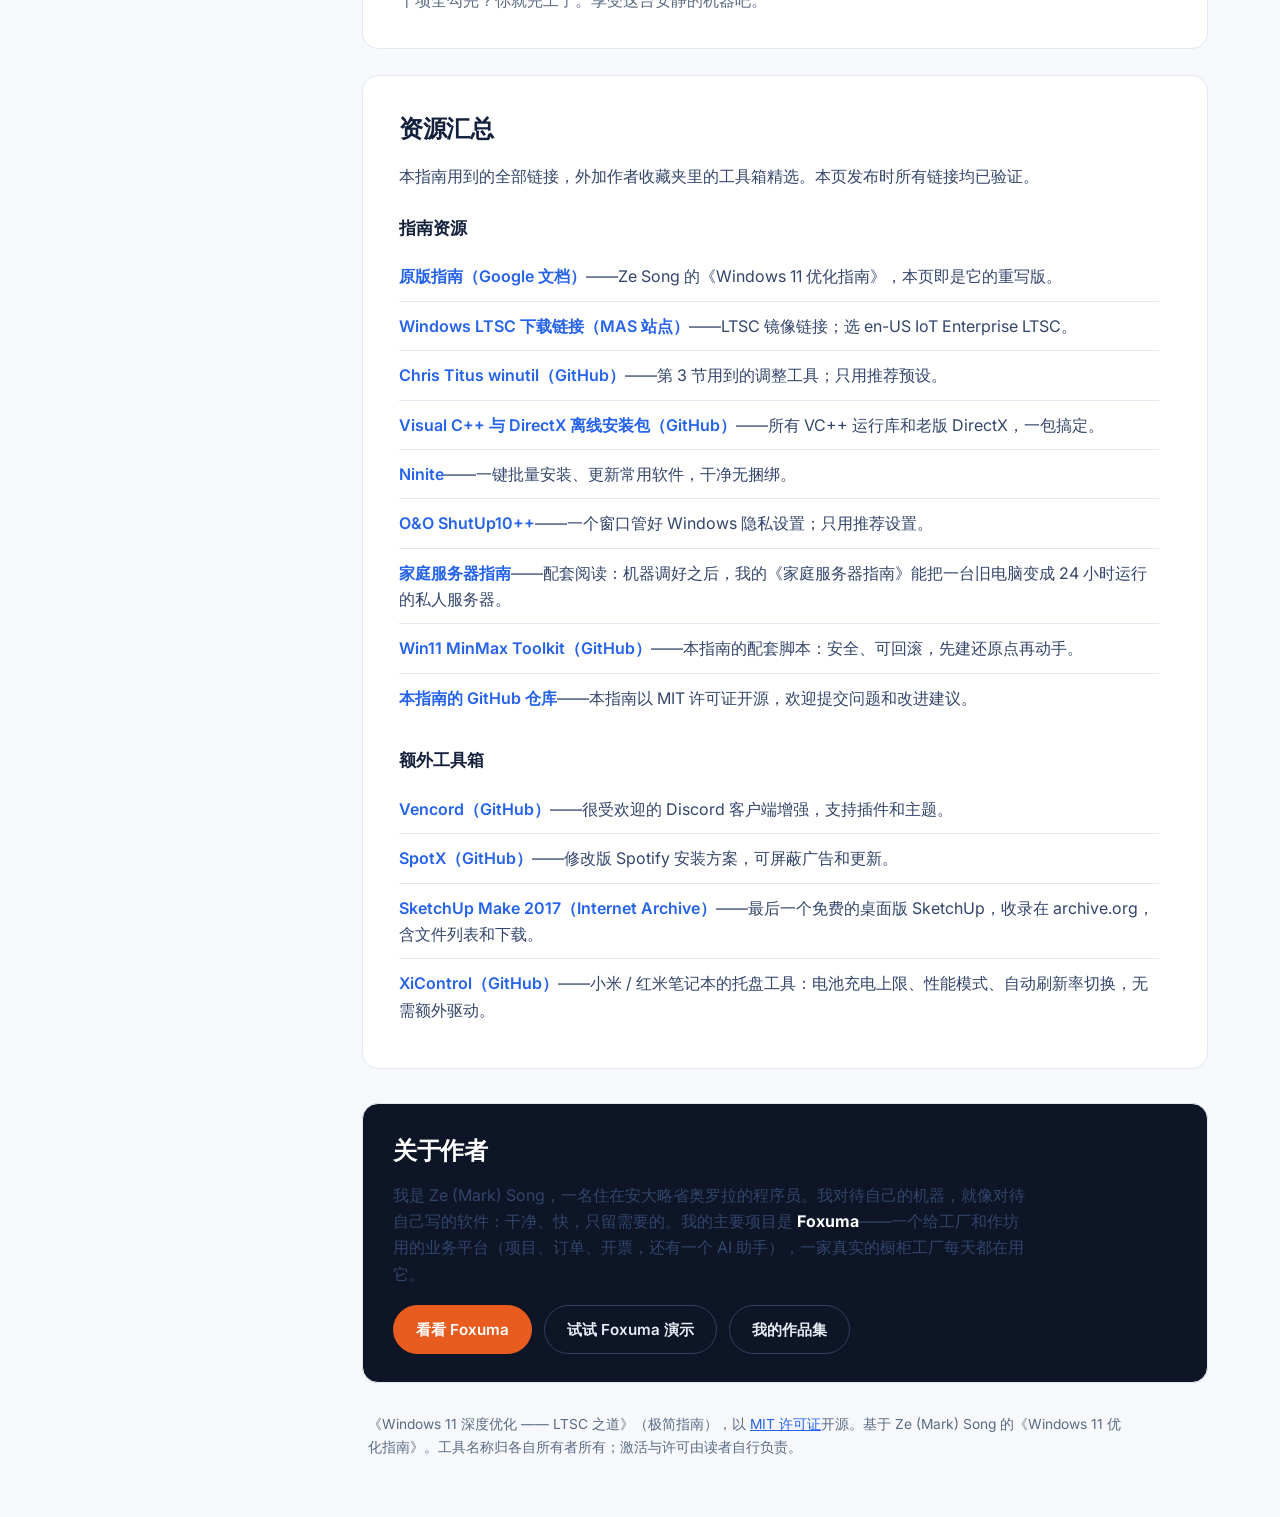
<file: zh/index.html>
<!DOCTYPE html>
<html lang="zh-CN">
<head>
<meta charset="UTF-8">
<meta name="viewport" content="width=device-width, initial-scale=1.0">
<meta name="theme-color" content="#0d1526">
<title>Windows 11 深度优化 —— LTSC 之道 | 极简优化指南</title>
<link rel="preconnect" href="https://fonts.googleapis.com">
<link rel="preconnect" href="https://fonts.gstatic.com" crossorigin>
<link href="https://fonts.googleapis.com/css2?family=Inter:wght@400;600;700&family=Sora:wght@600;700;800&display=swap" rel="stylesheet">
<meta name="description" content="用 LTSC 的思路优化 Windows 11：把普通安装的 Win11 改造成 LTSC 般干净的极简系统——没有应用商店的捆绑垃圾，没有多余打扰。重装、精简、隐私、电源、浏览器，一份最终清单收尾。本指南开源（MIT）。作者：Ze (Mark) Song。">
<link rel="canonical" href="https://marksong0917.github.io/win11-optimization-guide/zh/">
<link rel="alternate" hreflang="en" href="https://marksong0917.github.io/win11-optimization-guide/">
<link rel="alternate" hreflang="zh-CN" href="https://marksong0917.github.io/win11-optimization-guide/zh/">
<link rel="alternate" hreflang="x-default" href="https://marksong0917.github.io/win11-optimization-guide/">
<meta property="og:type" content="website">
<meta property="og:title" content="Windows 11 深度优化 —— LTSC 之道">
<meta property="og:description" content="把普通 Win11 改造成 LTSC 般干净的极简系统：没有捆绑垃圾，没有多余打扰。一步一步来，全程开源。">
<meta property="og:url" content="https://marksong0917.github.io/win11-optimization-guide/zh/">
<meta property="og:locale" content="zh_CN">
<meta name="twitter:title" content="Windows 11 深度优化 —— LTSC 之道">
<meta name="twitter:description" content="把普通 Win11 改造成 LTSC 般干净的极简系统：没有捆绑垃圾，没有多余打扰。一步一步来，全程开源。">
<meta name="twitter:image" content="https://marksong0917.github.io/og.png">
<meta name="twitter:card" content="summary">
<link rel="stylesheet" href="../styles.css?v=3">
<link rel="icon" href="data:image/svg+xml,%3Csvg xmlns='http://www.w3.org/2000/svg' viewBox='0 0 64 64'%3E%3Crect width='64' height='64' rx='14' fill='%230f2040'/%3E%3Ctext x='32' y='43' font-family='Arial' font-size='26' font-weight='700' fill='%237dd3fc' text-anchor='middle'%3EW%3C/text%3E%3C/svg%3E">

<meta property="og:image" content="https://marksong0917.github.io/og.png">
<script type="application/ld+json">
{
  "@context": "https://schema.org",
  "@type": "Article",
  "name": "Windows 11 深度优化 —— LTSC 之道 | 极简优化指南",
  "description": "用 LTSC 的思路优化 Windows 11：把普通安装的 Win11 改造成 LTSC 般干净的极简系统——没有应用商店的捆绑垃圾，没有多余打扰。重装、精简、隐私、电源、浏览器，一份最终清单收尾。本指南开源（MIT）。作者：Ze (Mark) Song。",
  "url": "https://marksong0917.github.io/win11-optimization-guide/zh/",
  "inLanguage": "zh-CN",
  "author": {
    "@type": "Person",
    "name": "Ze (Mark) Song",
    "url": "https://marksong0917.github.io/"
  }
}
</script>
</head>
<body>
<div class="scroll-progress" aria-hidden="true"></div>

<div class="layout">

  <aside class="sidebar">
    <a class="logo" href="#top">Win11 <span>极简</span>指南</a>
    <p class="logo-sub">极少臃肿。<br>极致性能。<br>干净的系统。</p>
    <p class="lang-switch"><a href="../" hreflang="en">EN</a> · <strong>中文</strong></p>
    <nav class="side-nav" aria-label="章节">
      <a href="#start">1. 先看这里——安全第一</a>
      <a href="#install">2. 纯净重装</a>
      <a href="#debloat">3. 精简与隐私</a>
      <a href="#performance">4. 性能调优</a>
      <a href="#browser">5. 浏览器</a>
      <a href="#advanced">6. 可选 / 进阶</a>
      <a href="#warnings">7. 千万别做</a>
      <a href="#checklist">8. 最终清单</a>
      <a href="#resources">资源汇总</a>
    </nav>
    <p class="side-foot">作者：Ze (Mark) Song<br>本页是他《Windows 11 优化指南》的重写版。</p>
  </aside>

  <main class="content" id="top">

    <header class="hero">
      <h1>Windows 11 深度优化 —— LTSC 之道</h1>
      <p class="hero-tag">这份指南把普通安装的 Windows 11，改造成像 LTSC 一样干净的极简系统：没有应用商店塞进来的捆绑垃圾，没有没完没了的打扰，只留下真正需要的东西。大白话，一步一步来。本指南本身也是开源的。</p>
      <div class="hero-meta">
        <span>耗时：约 1 小时</span>
        <span>难度：新手友好</span>
        <span>适用：任意 Windows 11 电脑</span>
      </div>
      <p class="updated">最后更新：2026 年 10 月</p>
    </header>

    <div class="quickpaths" aria-label="从这里开始">
      <p class="qp-title">从这里开始——选一条路</p>
      <div class="qp-grid">
        <a class="qp-card" href="#install"><strong>纯净重装</strong><span>新装机，或者反正打算重装？从第 2 节开始，一条路走完。</span></a>
        <a class="qp-card" href="#debloat"><strong>系统已装好——只做精简</strong><span>保留现在的系统。先做第 1 节（安全准备），然后直接跳到第 3 节精简。</span></a>
        <a class="qp-card" href="#checklist"><strong>只看清单</strong><span>步骤都熟了？直接跳到第 8 节最终清单，一项项打勾。</span></a>
      </div>
    </div>

    <section id="start">
      <h2>1. 先看这里——安全第一</h2>
      <p class="time-est">约 5 分钟</p>
      <p>动手改任何东西之前，先把这几件事做了。这 5 分钟，能省掉后面几个小时的麻烦。</p>
      <ol class="steps">
        <li><strong>备份文件。</strong>把重要文件拷到移动硬盘或云盘。纯净重装会清空系统盘。</li>
        <li><strong>创建还原点</strong>（如果是在现有系统上调优）：在开始菜单搜索「创建还原点」→点「创建」。第 3 节用精简工具之前，再建一个。</li>
        <li><strong>全程插着电源。</strong>笔记本在整个安装过程中都接通电源——大约 30–45 分钟。</li>
        <li><strong>备好你的 Windows 许可证。</strong>本指南默认你用自己拥有的许可证激活 Windows。资源区列出的激活工具仅供参考，是否使用、如何激活，由你自己负责。</li>
      </ol>
      <div class="note"><strong>本指南的唯一原则：</strong>每一步都可回滚；这里的任何操作都不会动 Windows 更新、蓝牙和网络服务。一台快但会把自己折腾坏的电脑，不叫优化。</div>
    </section>

    <section id="install">
      <h2>2. 纯净重装</h2>
      <p class="time-est">约 30–45 分钟</p>
      <p>最轻的 Windows，是从一开始就轻的系统。本指南使用 <strong>Windows 11 IoT 企业版 LTSC</strong>——长期服务版：没有捆绑小游戏，没有应用商店的垃圾推送，功能更新也被压到最低。选 <em>en-US IoT Enterprise LTSC</em> 镜像（下载页链接见资源区）。同样的步骤也适用于普通版 Windows 11 ISO，只是在第 3 节要多精简一点。</p>
      <ol class="steps">
        <li><strong>做一个启动 U 盘</strong>（8&nbsp;GB 或更大），用 ISO 写入后从 U 盘启动，把 Windows 装到系统盘。</li>
        <li><strong>安装过程中保持联网</strong>（Wi-Fi 或网线），让 Windows 能拉到基础硬件驱动。</li>
        <li><strong>跳过微软账户。</strong>在登录界面按 <kbd>Shift</kbd> + <kbd>F10</kbd>（部分笔记本是 <kbd>Fn</kbd> + <kbd>Shift</kbd> + <kbd>F10</kbd>）打开命令提示符，运行：
          <div class="code"><button class="copy" type="button">复制</button><pre><code>start ms-cxh:localonly</code></pre></div>
          然后用本地账户继续。</li>
        <li><strong>第一次开机后先跑一遍 Windows 更新</strong>，把提供的更新全部装上，然后重启。</li>
        <li><strong>用 <a href="https://ninite.com" target="_blank" rel="noopener">Ninite</a> 装软件。</strong>在一个页面里勾选需要的软件，一个安装包全搞定——没有工具栏，没有捆绑，一次到位。</li>
        <li><strong>装运行库。</strong>很多软件和游戏需要微软 Visual C++ 运行库和老版 DirectX 文件。资源区的一体化离线安装包一次覆盖所有版本，省得以后软件打不开再到处找。</li>
        <li><strong>用你的许可证密钥激活 Windows</strong>（设置 → 系统 → 激活）。原指南用的是 MAS（Microsoft Activation Scripts，HWID 方式），链接在资源区；请使用你自己拥有的许可证，激活的事由你自己负责。</li>
      </ol>
    </section>

    <section id="debloat">
      <h2>3. 精简与隐私</h2>
      <p class="time-est">约 20 分钟</p>
      <p>两个工具，都只用它们的安全预设。先建还原点——这一节最需要它。</p>
      <h3>第 1 步——Chris Titus 的 winutil</h3>
      <p>以管理员身份打开 PowerShell，运行：</p>
      <div class="code"><button class="copy" type="button">复制</button><pre><code>irm https://christitus.com/win | iex</code></pre></div>
      <ol class="steps">
        <li>在 <strong>Tweaks</strong>（调整）选项卡里选择 <strong>Recommended</strong>（推荐）预设——不要超出这个范围。</li>
        <li>运行调整，然后重启。</li>
      </ol>
      <h3>第 2 步——O&amp;O ShutUp10++</h3>
      <ol class="steps">
        <li>打开 <a href="https://www.oo-software.com/en/shutup10" target="_blank" rel="noopener">O&amp;O ShutUp10++</a>，它问要不要建还原点时，让它建。</li>
        <li><strong>只应用推荐设置</strong>（绿色的那些）。黄色和红色的项目正是把系统弄坏的重灾区，别碰。</li>
        <li>再重启一次。</li>
      </ol>
      <h3>第 3 步——卸掉你永远不会打开的东西</h3>
      <p>设置 → 应用 → 已安装的应用：把预装的小游戏、试用软件、以及明显不属于你的东西卸掉。拿不准是什么的，就留着——磁盘空间不值钱，系统坏了才贵。</p>
      <div class="note"><strong>更喜欢脚本？</strong><a href="https://github.com/marksong0917/win11-minmax-toolkit" target="_blank" rel="noopener">Win11 MinMax Toolkit</a> 是本指南在 GitHub 上的配套脚本：几分钟内自动完成本节（以及第 4–5 节）里可脚本化的安全部分——先建还原点、全部可回滚，绝不动 Windows 更新和 Defender。</div>
      <div class="note warn"><strong>永远不要精简掉：</strong>Windows 更新、Windows Defender、蓝牙、打印和网络服务。号称能删这些的工具不是在让电脑变快，是在让它变脆。</div>
    </section>

    <section id="performance">
      <h2>4. 性能调优</h2>
      <p class="time-est">约 15 分钟</p>
      <h3>电源计划——切换之前先读这一段</h3>
      <ul class="steps">
        <li><strong>台式机：</strong>开启<strong>卓越性能</strong>计划。打开 PowerShell 或终端，运行：
          <div class="code"><button class="copy" type="button">复制</button><pre><code>powercfg -duplicatescheme e9a42b02-d5df-448d-aa00-03f14749eb61</code></pre></div>
          然后在设置 → 系统 → 电源（或控制面板 → 电源选项）里选中「卓越性能」。</li>
        <li><strong>笔记本：老老实实待在「平衡」。</strong>笔记本开卓越性能，买来的只有发热和风扇噪音，不是速度。平衡模式在负载上来时一样会跑满。</li>
      </ul>
      <h3>让内存跑满速——XMP / EXPO</h3>
      <ol class="steps">
        <li>重启，开机时按 <kbd>Del</kbd> 或 <kbd>F2</kbd> 进入 BIOS。</li>
        <li>开启 <strong>XMP</strong>（Intel）或 <strong>EXPO</strong>（AMD），让内存跑在标称频率，而不是慢吞吞的默认频率。</li>
        <li>保存退出。万一之后开不了机，把这项改回 Auto——不是每块主板都能让内存条在标称参数下稳定运行。</li>
      </ol>
      <h3>DNS——一个小而免费的加速</h3>
      <p>把网卡的 IPv4 DNS 设成快速的公共解析服务：</p>
      <div class="code"><button class="copy" type="button">复制</button><pre><code>Primary:   1.1.1.1   (Cloudflare)
Secondary: 8.8.8.8   (Google)</code></pre></div>
      <p>设置 → 网络和 Internet → 你的网卡 → DNS 服务器分配 → 手动。选一家做主 DNS，另一家做备用即可。</p>
      <h3>网卡驱动</h3>
      <p>去网卡或笔记本厂商官网下载最新驱动——不要用驱动精灵类的软件。装完之后，网卡的高级设置保持默认即可，除非你有明确要解决的问题；默认值本身就是调好的。</p>
      <h3>开机启动项</h3>
      <p>任务管理器 → 启动应用：把不需要一登录就运行的东西全关掉（游戏启动器、各种更新程序、你自己会打开的聊天软件）。对大多数电脑来说，这是日常使用里最大的一笔提速。</p>
    </section>

    <section id="browser">
      <h2>5. 浏览器</h2>
      <p class="time-est">约 5 分钟</p>
      <p>三个实验选项能让 Chrome 明显更利索。打开 <code>chrome://flags</code>，把下面每一项设为 <strong>Enabled</strong>（启用），然后重启浏览器：</p>
      <div class="code"><button class="copy" type="button">复制</button><pre><code>Parallel downloading:            #enable-parallel-downloading
GPU rasterization:               #enable-gpu-rasterization
Experimental QUIC protocol:      #enable-quic</code></pre></div>
      <p>再从 Chrome 应用商店装一个 <strong>uBlock Origin</strong>——一个扩展挡掉大部分广告和跟踪器，页面加载也跟着变快。干净的浏览器只需要这些；装上十个扩展，会把这份指南的成果全部抵消。</p>
    </section>

    <section id="advanced">
      <h2>6. 可选 / 进阶</h2>
      <p class="time-est">约 10 分钟，全部可选</p>
      <p>这一节里的每一项都是取舍，不是白捡的便宜。全跳过，指南照样成立。</p>
      <h3>内存完整性——把代价说清楚</h3>
      <p>内存完整性（内核隔离）是一项安全功能，用来阻止未签名的驱动进入内核内存。老一些的指南——包括本指南的原版——会把它关掉，换一点性能。</p>
      <ul class="steps">
        <li><strong>现代硬件上，保持开启。</strong>现在的 CPU 处理它几乎零开销，而它对日常主力机是实打实的保护。</li>
        <li><strong>关闭它属于可选进阶操作：</strong>只有在专门的游戏机或单一用途机器上，你实测它确实掉帧、且接受驱动安全性下降时，才考虑关。路径：Windows 安全中心 → 设备安全性 → 内核隔离 → 内存完整性。</li>
      </ul>
      <h3>CompactOS——用上一个月之后再说</h3>
      <p>系统稳定运行一段时间后（原指南是等大约一个月），Windows 可以压缩自己的系统文件，腾出几个 GB。在管理员终端运行：</p>
      <div class="code"><button class="copy" type="button">复制</button><pre><code>compact.exe /compactos:always</code></pre></div>
      <p>最适合小容量 SSD。NVMe 够快、空间也够的话，换来的只是存储空间，不是速度——而且随时可以用 <code>compact.exe /compactos:never</code> 还原。</p>
    </section>

    <section id="warnings">
      <h2>7. 千万别做</h2>
      <p class="time-est">约 2 分钟读完</p>
      <ul class="donts">
        <li><strong>不要</strong>运行视频简介里随手分享的「一键精简」脚本。一个连改什么都不肯明说的脚本，不是工具，是风险。</li>
        <li><strong>不要</strong>为了「性能」禁用 Windows 更新、Defender 或防火墙。收益几乎为零，丢掉的是安全网。</li>
        <li><strong>不要</strong>用注册表清理和驱动 booster 类软件。它们制造的问题比解决的多得多。</li>
        <li><strong>不要</strong>在 ShutUp10++ 或 winutil 里超出推荐预设乱勾，除非你能准确说出那一项到底改了什么。</li>
        <li><strong>不要</strong>把关安全功能（内存完整性、SmartScreen）当成默认习惯——只能是实测之后的单机决定。</li>
        <li><strong>不要</strong>从乱七八糟的转载站下载 Windows 镜像或工具。用资源区的链接，有哈希就验哈希。</li>
      </ul>
    </section>

    <section id="checklist">
      <h2>8. 最终清单</h2>
      <p class="time-est">约 5 分钟核对</p>
      <p>从上到下过一遍。<span id="progress" class="progress">0 / 10 已完成</span></p>
      <ul class="checklist">
        <li><label><input type="checkbox" data-k="c1"> 文件已备份，还原点已创建</label></li>
        <li><label><input type="checkbox" data-k="c2"> Windows 11 纯净安装完成（LTSC 或普通版）</label></li>
        <li><label><input type="checkbox" data-k="c3"> 使用了本地账户，Windows 已用我的许可证激活</label></li>
        <li><label><input type="checkbox" data-k="c4"> Windows 更新跑过一遍，电脑已重启</label></li>
        <li><label><input type="checkbox" data-k="c5"> 软件用 Ninite 装好，VC++ / DirectX 运行库已装</label></li>
        <li><label><input type="checkbox" data-k="c6"> winutil 推荐调整 + ShutUp10++ 仅推荐设置</label></li>
        <li><label><input type="checkbox" data-k="c7"> 用不上的预装应用已卸载，启动项已精简</label></li>
        <li><label><input type="checkbox" data-k="c8"> 电源计划已设置（台式机卓越性能 / 笔记本平衡）</label></li>
        <li><label><input type="checkbox" data-k="c9"> XMP / EXPO 已开启，DNS 已设为 1.1.1.1 或 8.8.8.8</label></li>
        <li><label><input type="checkbox" data-k="c10"> Chrome 实验选项已开，uBlock Origin 已安装</label></li>
      </ul>
      <p class="done-note">十项全勾完？你就完工了。享受这台安静的机器吧。</p>
    </section>

    <section id="resources">
      <h2>资源汇总</h2>
      <p>本指南用到的全部链接，外加作者收藏夹里的工具箱精选。本页发布时所有链接均已验证。</p>
      <h3>指南资源</h3>
      <ul class="res">
        <li><a href="https://docs.google.com/document/d/1p6zvbcCgOn4RjkQbZk1r82lnwGYPswKA_uAJ_Y-cAmo/edit" target="_blank" rel="noopener">原版指南（Google 文档）</a>——Ze Song 的《Windows 11 优化指南》，本页即是它的重写版。</li>
        <li><a href="https://massgrave.dev/windows_ltsc_links" target="_blank" rel="noopener">Windows LTSC 下载链接（MAS 站点）</a>——LTSC 镜像链接；选 en-US IoT Enterprise LTSC。</li>
        <li><a href="https://github.com/ChrisTitusTech/winutil" target="_blank" rel="noopener">Chris Titus winutil（GitHub）</a>——第 3 节用到的调整工具；只用推荐预设。</li>
        <li><a href="https://github.com/slyfox1186/msft-visual-c-and-directx-offline-installer" target="_blank" rel="noopener">Visual C++ 与 DirectX 离线安装包（GitHub）</a>——所有 VC++ 运行库和老版 DirectX，一包搞定。</li>
        <li><a href="https://ninite.com" target="_blank" rel="noopener">Ninite</a>——一键批量安装、更新常用软件，干净无捆绑。</li>
        <li><a href="https://www.oo-software.com/en/shutup10" target="_blank" rel="noopener">O&amp;O ShutUp10++</a>——一个窗口管好 Windows 隐私设置；只用推荐设置。</li>
        <li><a href="https://marksong0917.github.io/home-server-guide/" target="_blank" rel="noopener">家庭服务器指南</a>——配套阅读：机器调好之后，我的《家庭服务器指南》能把一台旧电脑变成 24 小时运行的私人服务器。</li>
        <li><a href="https://github.com/marksong0917/win11-minmax-toolkit" target="_blank" rel="noopener">Win11 MinMax Toolkit（GitHub）</a>——本指南的配套脚本：安全、可回滚，先建还原点再动手。</li>
        <li><a href="https://github.com/marksong0917/win11-optimization-guide" target="_blank" rel="noopener">本指南的 GitHub 仓库</a>——本指南以 MIT 许可证开源，欢迎提交问题和改进建议。</li>
      </ul>
      <h3>额外工具箱</h3>
      <ul class="res">
        <li><a href="https://github.com/Vendicated/Vencord" target="_blank" rel="noopener">Vencord（GitHub）</a>——很受欢迎的 Discord 客户端增强，支持插件和主题。</li>
        <li><a href="https://github.com/SpotX-Official/SpotX" target="_blank" rel="noopener">SpotX（GitHub）</a>——修改版 Spotify 安装方案，可屏蔽广告和更新。</li>
        <li><a href="https://archive.org/details/sketchup-make-2017" target="_blank" rel="noopener">SketchUp Make 2017（Internet Archive）</a>——最后一个免费的桌面版 SketchUp，收录在 archive.org，含文件列表和下载。</li>
        <li><a href="https://github.com/Oksion/XiControl" target="_blank" rel="noopener">XiControl（GitHub）</a>——小米 / 红米笔记本的托盘工具：电池充电上限、性能模式、自动刷新率切换，无需额外驱动。</li>
      </ul>
    </section>

    <section class="funnel">
      <h2>关于作者</h2>
      <p>我是 Ze (Mark) Song，一名住在安大略省奥罗拉的程序员。我对待自己的机器，就像对待自己写的软件：干净、快，只留需要的。我的主要项目是 <strong>Foxuma</strong>——一个给工厂和作坊用的业务平台（项目、订单、开票，还有一个 AI 助手），一家真实的橱柜工厂每天都在用它。</p>
      <p class="funnel-actions">
        <a class="funnel-btn primary" href="https://foxuma.com" target="_blank" rel="noopener">看看 Foxuma</a>
        <a class="funnel-btn" href="https://marksong0917.github.io/demo/" target="_blank" rel="noopener">试试 Foxuma 演示</a>
        <a class="funnel-btn" href="https://marksong0917.github.io/" target="_blank" rel="noopener">我的作品集</a>
      </p>
    </section>

    <footer class="foot">
      <p>《Windows 11 深度优化 —— LTSC 之道》（极简指南），以 <a href="https://github.com/marksong0917/win11-optimization-guide/blob/main/LICENSE" target="_blank" rel="noopener">MIT 许可证</a>开源。基于 Ze (Mark) Song 的《Windows 11 优化指南》。工具名称归各自所有者所有；激活与许可由读者自行负责。</p>
    </footer>

  </main>
</div>

<button type="button" class="to-top" id="toTop" aria-label="回到顶部">&uarr;</button>

<script src="script.js?v=2"></script>
</body>
</html>
</file>
<file: styles.css>
:root{
  --bg:#f6f8fc;
  --panel:#ffffff;
  --ink:#14213d;
  --muted:#5b6b84;
  --line:#e3e9f2;
  --accent:#2563eb;
  --accent-soft:#e8effc;
  --dark:#0c1a30;
  --dark-2:#122544;
  --code-bg:#0d1b31;
  --warn-bg:#fff7e8;
  --warn-line:#f0d9a8;
  --radius:16px;
  --sidebar:290px;
}
*{margin:0;padding:0;box-sizing:border-box}
html{scroll-behavior:smooth}
body{font-family:'Inter','Segoe UI',system-ui,sans-serif;background:var(--bg);color:var(--ink);line-height:1.65;-webkit-font-smoothing:antialiased}
a{color:var(--accent)}
:focus-visible{outline:3px solid var(--accent);outline-offset:2px;border-radius:6px}
kbd{background:#eef2f8;border:1px solid var(--line);border-bottom-width:2px;border-radius:6px;padding:1px 7px;font-family:inherit;font-size:.85em}
code{font-family:'Cascadia Code',Consolas,'SF Mono',monospace;font-size:.9em;background:#eef2f8;padding:1px 6px;border-radius:6px}

.layout{display:grid;grid-template-columns:var(--sidebar) 1fr;max-width:1240px;margin:0 auto;min-height:100vh}

/* Sidebar */
.sidebar{position:sticky;top:0;height:100vh;overflow-y:auto;background:linear-gradient(180deg,var(--dark),var(--dark-2));color:#dbe6f5;padding:34px 28px}
.logo{font-size:1.45rem;font-weight:800;color:#fff;text-decoration:none;letter-spacing:-.02em;line-height:1.2;display:block}
.logo span{color:#7dd3fc}
.logo-sub{margin-top:14px;font-size:.92rem;color:#9db4d2;line-height:1.55}
.side-nav{margin-top:30px;display:flex;flex-direction:column;gap:4px}
.side-nav a{color:#c9daf2;text-decoration:none;font-size:.95rem;font-weight:500;padding:9px 12px;border-radius:10px}
.side-nav a:hover{background:rgba(255,255,255,.08);color:#fff}
.side-nav a.active{background:var(--accent);color:#fff}
.side-foot{margin-top:34px;font-size:.82rem;color:#7f96b5;line-height:1.6}

/* Content */
.content{padding:48px 52px 60px;min-width:0}
.hero{margin-bottom:14px}
.hero h1{font-size:clamp(2rem,4.5vw,3.1rem);line-height:1.08;letter-spacing:-.03em;font-weight:800}
.hero-tag{margin-top:16px;font-size:1.12rem;color:var(--muted);max-width:640px}
.hero-meta{display:flex;flex-wrap:wrap;gap:10px;margin-top:22px}
.hero-meta span{background:var(--accent-soft);color:#1c4390;font-size:.85rem;font-weight:600;padding:7px 14px;border-radius:999px}

section{background:var(--panel);border:1px solid var(--line);border-radius:var(--radius);padding:34px 36px;margin-top:26px;scroll-margin-top:20px}
section h2{font-size:1.5rem;letter-spacing:-.02em;margin-bottom:14px}
section h3{font-size:1.08rem;margin:24px 0 10px}
section p{color:#33456b;max-width:720px}
.steps{margin:12px 0 6px 22px;color:#33456b;max-width:720px}
.steps li{margin-bottom:10px}
ul.steps{list-style:disc}
.note{background:var(--accent-soft);border-radius:12px;padding:16px 18px;margin-top:18px;color:#1c3664;max-width:720px}
.note.warn{background:var(--warn-bg);border:1px solid var(--warn-line);color:#5c4712}

/* Code blocks */
.code{position:relative;background:var(--code-bg);border-radius:12px;margin:14px 0;max-width:720px}
.code pre{overflow-x:auto;padding:16px 18px}
.code code{background:none;padding:0;color:#d7e6ff;font-size:.9rem;line-height:1.6;white-space:pre}
.code .copy{position:absolute;top:10px;right:10px;background:rgba(255,255,255,.12);color:#eaf2ff;border:1px solid rgba(255,255,255,.22);font-size:.78rem;font-weight:600;padding:5px 12px;border-radius:8px;cursor:pointer}
.code .copy:hover{background:rgba(255,255,255,.22)}

/* Warnings list */
.donts{list-style:none;max-width:720px}
.donts li{padding:12px 0;border-bottom:1px solid var(--line);color:#33456b}
.donts li:last-child{border-bottom:none}

/* Checklist */
.progress{display:inline-block;background:var(--accent-soft);color:#1c4390;font-weight:700;font-size:.85rem;padding:4px 12px;border-radius:999px;margin-left:8px;vertical-align:middle}
.checklist{list-style:none;margin-top:14px;max-width:720px}
.checklist li{border:1px solid var(--line);border-radius:12px;margin-bottom:10px}
.checklist label{display:flex;gap:12px;align-items:flex-start;padding:14px 16px;cursor:pointer;font-weight:500}
.checklist input{width:20px;height:20px;margin-top:2px;accent-color:var(--accent);flex:none;cursor:pointer}
.checklist li.done{background:#eefaf1;border-color:#bfe6cc}
.checklist li.done label{color:#3c5a46;text-decoration:line-through}
.done-note{margin-top:8px;color:var(--muted)}

/* Resources */
.res{list-style:none;max-width:760px}
.res li{padding:11px 0;border-bottom:1px solid var(--line);color:#33456b}
.res li:last-child{border-bottom:none}
.res a{font-weight:600;text-decoration:none}
.res a:hover{text-decoration:underline}

.foot{margin-top:30px;padding:0 6px}
.foot p{color:var(--muted);font-size:.86rem;max-width:760px}

/* Mobile */
@media (max-width:900px){
  .layout{grid-template-columns:1fr}
  .sidebar{position:sticky;top:0;height:auto;z-index:10;padding:18px 20px 14px}
  .logo-sub,.side-foot{display:none}
  .side-nav{flex-direction:row;overflow-x:auto;margin-top:12px;padding-bottom:6px;gap:6px;-webkit-overflow-scrolling:touch}
  .side-nav a{white-space:nowrap;font-size:.88rem;padding:7px 11px;background:rgba(255,255,255,.06)}
  .content{padding:26px 16px 44px}
  section{padding:24px 20px}
  .hero-meta span{font-size:.8rem}
}
@media (prefers-reduced-motion:reduce){
  html{scroll-behavior:auto}
}

/* Funnel — author CTA */
.funnel{background:#0d1526;color:#dbe2f0;border-radius:16px;padding:28px 30px;margin:34px 0 8px}
.funnel h2{color:#fff;margin-bottom:10px}
.funnel p{max-width:640px}
.funnel strong{color:#fff}
.funnel-actions{display:flex;gap:12px;flex-wrap:wrap;margin-top:18px}
.funnel-btn{display:inline-block;text-decoration:none;font-weight:600;font-size:.95rem;padding:11px 22px;border-radius:999px;border:1px solid #31405f;color:#e8ecf5}
.funnel-btn:hover{border-color:#72809c}
.funnel-btn.primary{background:#e85d1f;border-color:#e85d1f;color:#fff}
.funnel-btn.primary:hover{background:#c74e15}

h1,h2,h3{font-family:'Sora','Inter',sans-serif}

/* UX parity: scroll progress, back-to-top, updated line */
.scroll-progress{position:fixed;top:0;left:0;height:3px;width:0;background:#e85d1f;z-index:1000}
.updated{margin-top:16px;color:var(--muted);font-size:.86rem}
.to-top{position:fixed;right:22px;bottom:22px;width:48px;height:48px;border-radius:50%;border:none;background:#0d1526;color:#fff;font-size:1.25rem;line-height:1;cursor:pointer;box-shadow:0 6px 18px rgba(13,21,38,.3);opacity:0;visibility:hidden;transform:translateY(8px);transition:opacity .25s ease,transform .25s ease,visibility .25s;display:flex;align-items:center;justify-content:center;z-index:999}
.to-top.show{opacity:1;visibility:visible;transform:translateY(0)}
.to-top:hover{background:#1d2c49}
@media (prefers-reduced-motion:reduce){.to-top{transition:none;transform:none}}

/* Language switcher */
.lang-switch{margin-top:16px;font-size:.88rem;color:#7f96b5}
.lang-switch strong{color:#fff}
.lang-switch a{color:#7dd3fc;text-decoration:none;font-weight:600}
.lang-switch a:hover{text-decoration:underline}

/* Start-here quick paths */
.quickpaths{margin-top:26px}
.qp-title{font-family:'Sora','Inter',sans-serif;font-weight:700;font-size:1.05rem;margin-bottom:12px}
.qp-grid{display:grid;grid-template-columns:repeat(3,1fr);gap:14px}
.qp-card{display:block;background:var(--panel);border:1px solid var(--line);border-radius:var(--radius);padding:18px 20px;text-decoration:none;color:var(--ink)}
.qp-card:hover{border-color:var(--accent);box-shadow:0 4px 16px rgba(20,33,61,.08)}
.qp-card strong{display:block;font-size:1rem;margin-bottom:6px;color:var(--accent)}
.qp-card span{font-size:.9rem;color:var(--muted);line-height:1.5;display:block}
@media (max-width:900px){.qp-grid{grid-template-columns:1fr}}

/* Per-section time estimate */
.time-est{display:inline-block;background:var(--accent-soft);color:#1c4390;font-size:.8rem;font-weight:600;padding:3px 11px;border-radius:999px;margin:-4px 0 12px}

/* Chinese typography */
html[lang="zh-CN"] body{font-family:'Inter','PingFang SC','Hiragino Sans GB','Microsoft YaHei','Noto Sans SC',system-ui,sans-serif}
html[lang="zh-CN"] h1,html[lang="zh-CN"] h2,html[lang="zh-CN"] h3,html[lang="zh-CN"] .qp-title{font-family:'Sora','PingFang SC','Microsoft YaHei','Noto Sans SC',sans-serif}
</file>
